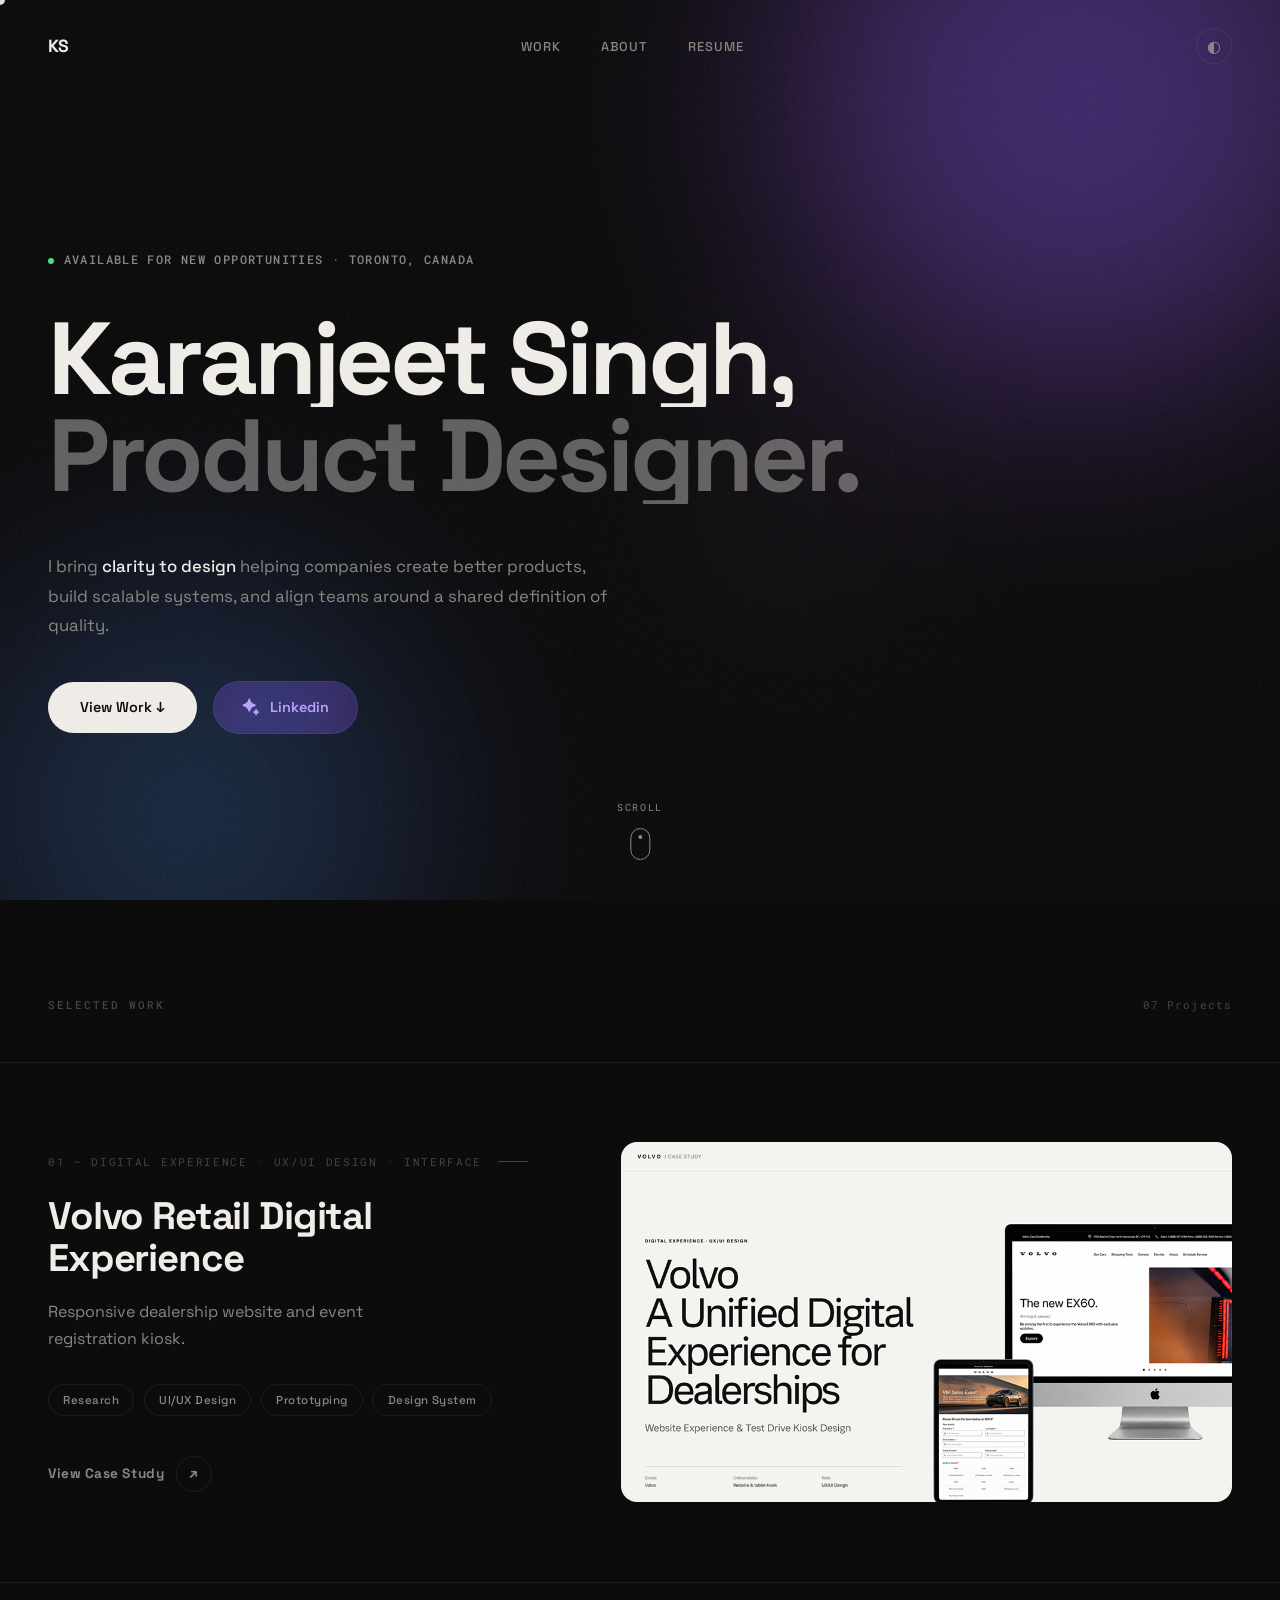
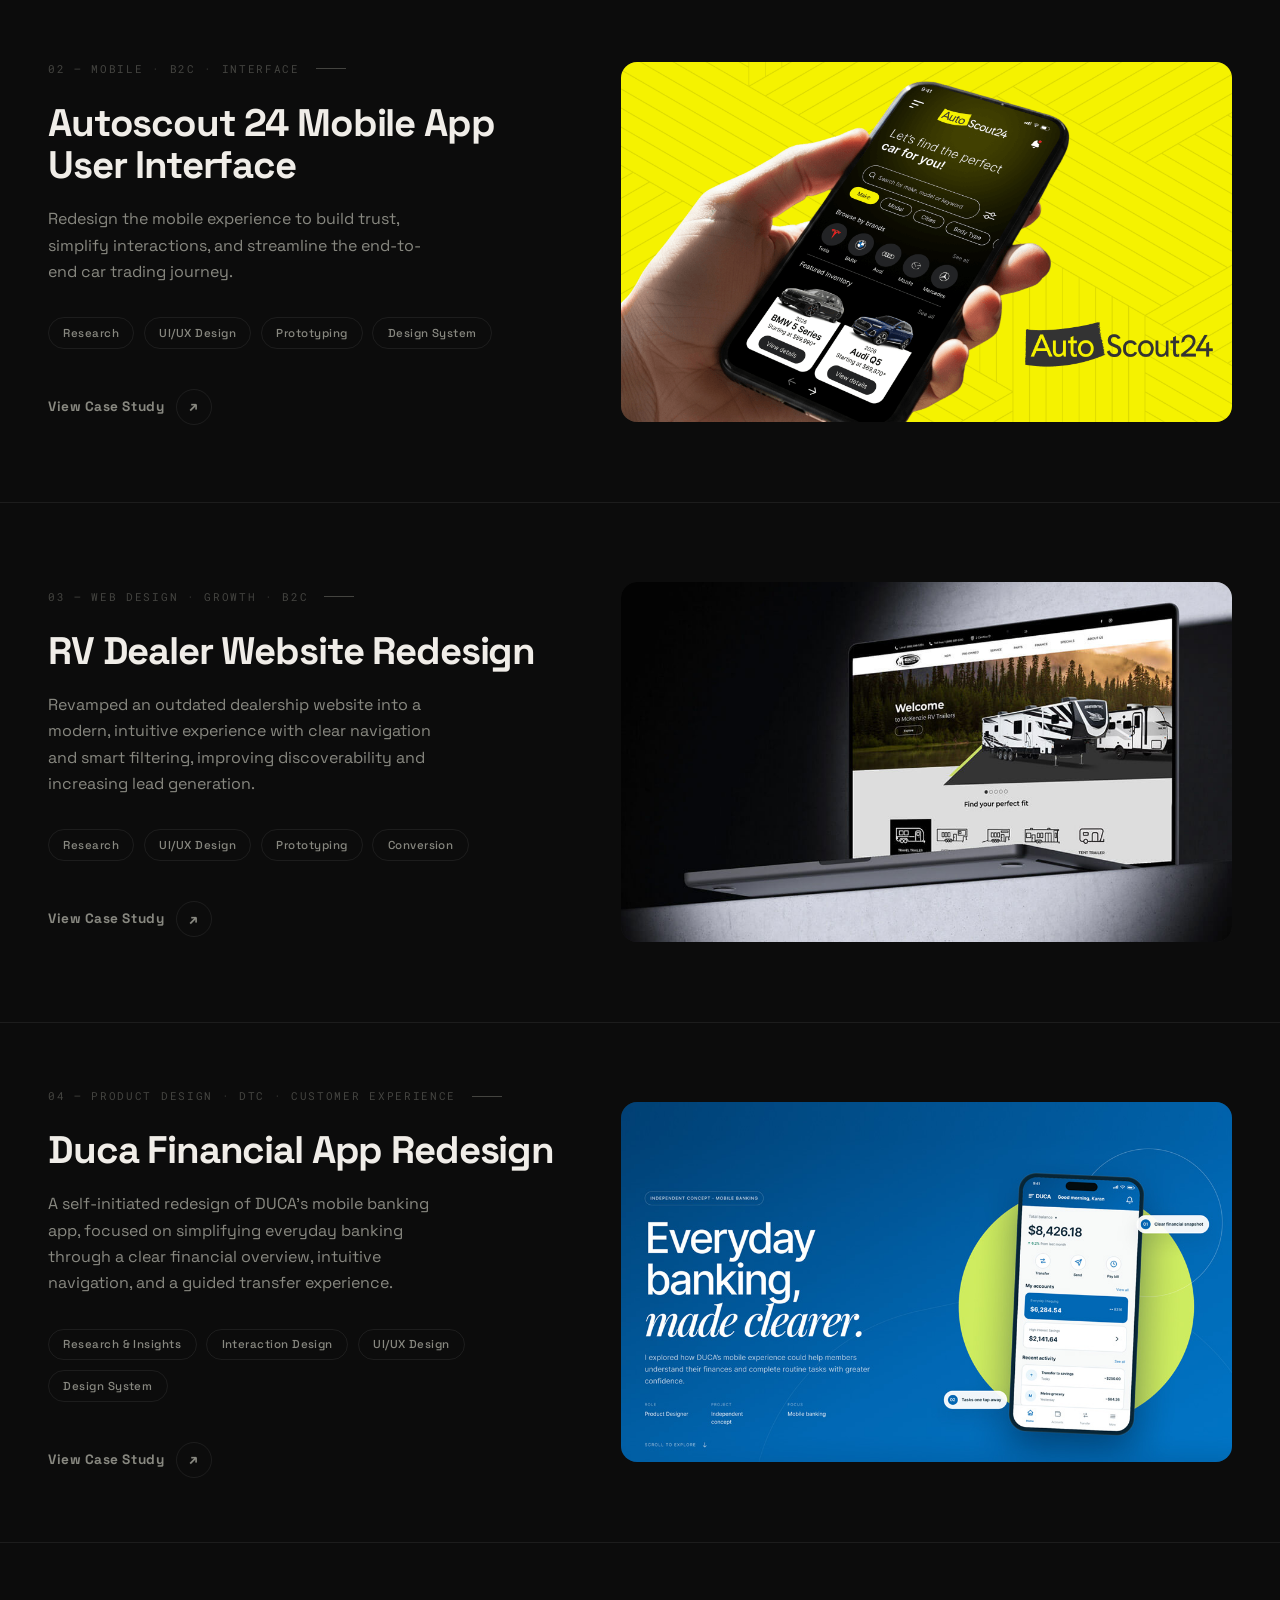
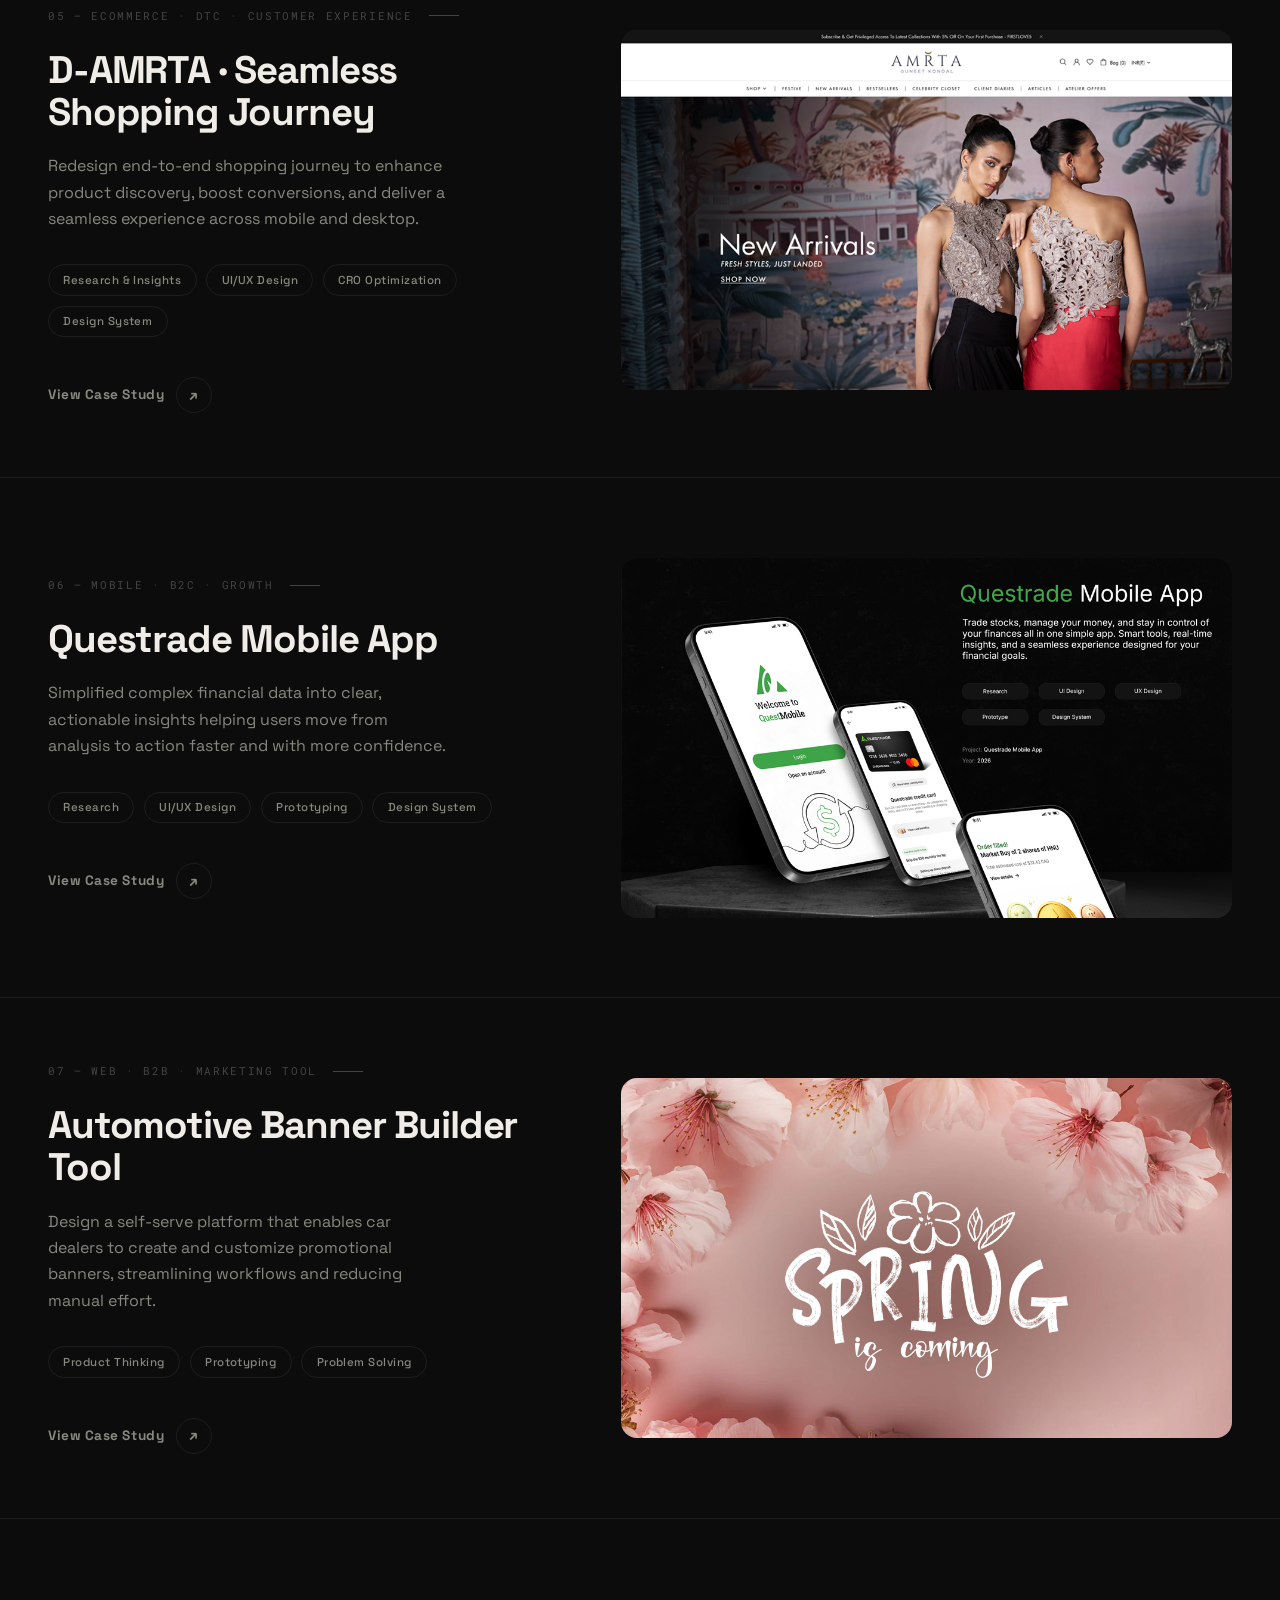
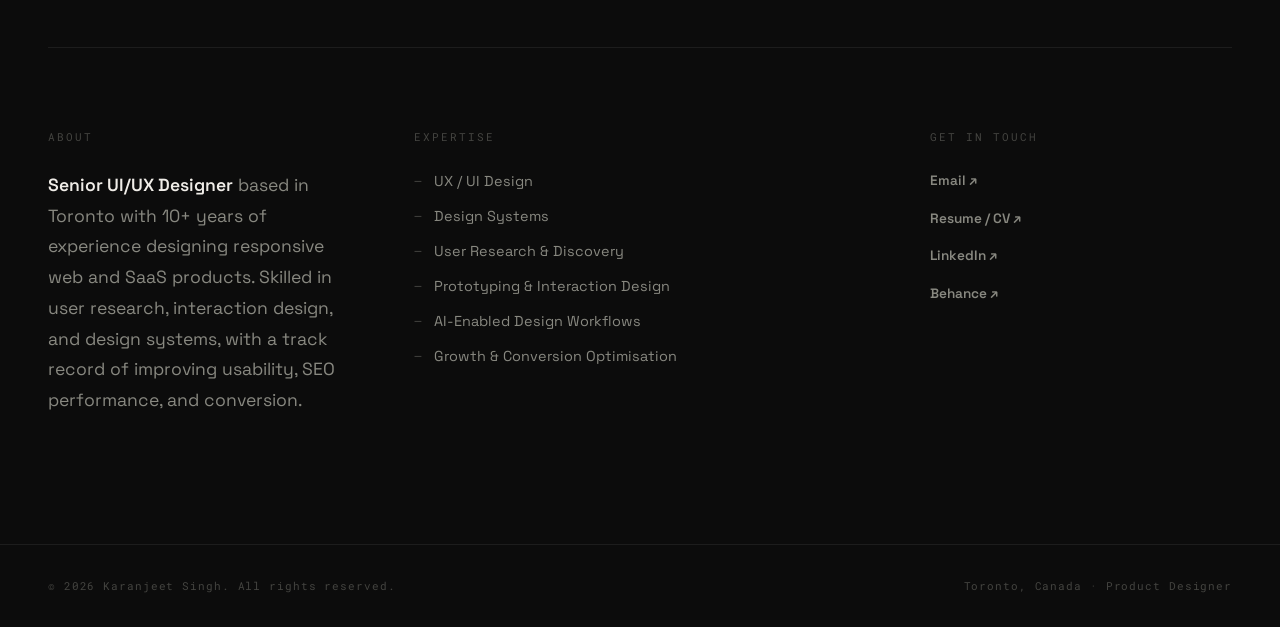
<file: index.html>
<!DOCTYPE html>
<html lang="en" data-theme="dark">

<head>
    <meta charset="UTF-8">
    <meta name="viewport" content="width=device-width, initial-scale=1.0">
    <title>Karanjeet Singh | Product Designer</title>
    <meta name="description"
        content="Toronto-based Web Designer with 15+ years of expertise in crafting over 500+ websites across diverse industries.">
    <link rel="stylesheet" href="home-v2.css">
    <link rel="preconnect" href="https://fonts.googleapis.com">
    <link rel="preconnect" href="https://fonts.gstatic.com" crossorigin>
    <link
        href="https://fonts.googleapis.com/css2?family=Space+Grotesk:wght@300;400;500;600;700&family=Roboto+Mono:wght@300;400;500&display=swap"
        rel="stylesheet">
    <link rel="icon" href="img/favicon.ico" type="image/x-icon">
</head>

<body>

    <!-- Custom Cursor -->
    <div class="v2-cursor" id="v2Cursor"></div>

    <!-- ─── Navigation ─── -->
    <nav class="v2-nav" id="v2Nav">
        <a href="#" class="v2-brand">KS</a>
        <ul class="v2-nav-links">
            <li><a href="#work">Work</a></li>
            <li><a href="#about">About</a></li>
            <li><a href="img/CV-Karanjeet-Singh.pdf" target="_blank" rel="noopener">Resume</a></li>
        </ul>
        <button class="v2-theme-btn" id="v2ThemeBtn" aria-label="Toggle theme">◐</button>
    </nav>

    <!-- ─── Hero ─── -->
    <section class="v2-hero" id="home">
        <!-- Background Orbs -->
        <div class="v2-orb v2-orb-1" aria-hidden="true"></div>
        <div class="v2-orb v2-orb-2" aria-hidden="true"></div>
        <div class="v2-orb v2-orb-3" aria-hidden="true"></div>

        <div class="v2-hero-inner">
            <!-- Status Tag -->
            <div class="v2-status-tag">
                <div class="v2-status-dot"></div>
                Available for new opportunities · Toronto, Canada
            </div>

            <!-- Title -->
            <h1 class="v2-hero-title" id="heroTitle">
                <span class="line"><span class="line-inner">Karanjeet Singh,</span></span>
                <span class="line"><span class="line-inner v2-dimmed">Product Designer.</span></span>
            </h1>

            <!-- Description + CTAs -->
            <div class="v2-hero-bottom">
                <p class="v2-hero-desc">
                    I bring <strong class="highlight">clarity to design</strong> helping companies create better products, build scalable systems, and align teams around a shared definition of quality.
                </p>
                <div class="v2-hero-links">
                    <a href="#work" class="v2-cta-primary">View Work ↓</a>
                    <a href="https://www.linkedin.com/in/karan-sabharwal/" class="v2-cta-ai" target="_blank" rel="noopener">
                        <svg class="v2-ai-icon" xmlns="http://www.w3.org/2000/svg" viewBox="0 0 30 30">
                            <path d="M14.217,19.707l-1.112,2.547c-0.427,0.979-1.782,0.979-2.21,0l-1.112-2.547c-0.99-2.267-2.771-4.071-4.993-5.057L1.73,13.292c-0.973-0.432-0.973-1.848,0-2.28l2.965-1.316C6.974,8.684,8.787,6.813,9.76,4.47l1.126-2.714c0.418-1.007,1.81-1.007,2.228,0L14.24,4.47c0.973,2.344,2.786,4.215,5.065,5.226l2.965,1.316c0.973,0.432,0.973,1.848,0,2.28l-3.061,1.359C16.988,15.637,15.206,17.441,14.217,19.707z"/>
                            <path d="M24.481,27.796l-0.339,0.777c-0.248,0.569-1.036,0.569-1.284,0l-0.339-0.777c-0.604-1.385-1.693-2.488-3.051-3.092l-1.044-0.464c-0.565-0.251-0.565-1.072,0-1.323l0.986-0.438c1.393-0.619,2.501-1.763,3.095-3.195l0.348-0.84c0.243-0.585,1.052-0.585,1.294,0l0.348,0.84c0.594,1.432,1.702,2.576,3.095,3.195l0.986,0.438c0.565,0.251,0.565,1.072,0,1.323l-1.044,0.464C26.174,25.308,25.085,26.411,24.481,27.796z"/>
                        </svg>
                        Linkedin
                    </a>
                </div>
            </div>
        </div>

        <!-- Photo Tooltip (follows cursor on title hover) -->
        <div class="v2-photo-tooltip" id="photoTooltip">
            <!-- Revolving text ring -->
            <svg class="v2-revolve-text" viewBox="0 0 260 260" xmlns="http://www.w3.org/2000/svg">
                <defs>
                    <path id="circlePath" d="M130,130 m-110,0 a110,110 0 1,1 220,0 a110,110 0 1,1 -220,0" fill="none"/>
                </defs>
                <text>
                    <textPath href="#circlePath" startOffset="0%">DESIGNER · INNOVATOR · BUILDER · COLLABORATOR · STRATEGIST · OPTIMIZER · </textPath>
                </text>
            </svg>
            <div class="v2-photo-tooltip-inner">
                <img src="img/my-pic.webp" alt="Karanjeet Singh">
                <!-- Film grain overlay -->
                <div class="v2-film-grain"></div>
                <!-- Scanline overlay -->
                <div class="v2-scanlines"></div>
            </div>
        </div>

        <!-- Scroll Indicator -->
        <div class="v2-scroll-wrapper">
            <a href="#work" class="v2-scroll-indicator" aria-label="Scroll to work">
                <span class="v2-scroll-text">Scroll</span>
                <div class="v2-scroll-icon">
                    <div class="v2-scroll-dot"></div>
                </div>
            </a>
        </div>
    </section>

    <!-- ─── Work ─── -->
    <section class="v2-work" id="work">
        <div class="v2-work-header">
            <span class="v2-section-label">Selected Work</span>
            <span class="v2-work-count">07 Projects</span>
        </div>

        <!-- Case 02 -->
        <article class="v2-work-item" id="proj-02">
            <div class="v2-work-info">
                <div class="v2-work-num">01 — Digital Experience · UX/UI Design · Interface</div>
                    <h2 class="v2-work-title">Volvo Retail Digital Experience</h2>
                <p class="v2-work-desc">Responsive dealership website and event registration kiosk.</p>
                <div class="v2-work-tags">
                    <span class="v2-tag">Research</span>
                    <span class="v2-tag">UI/UX Design</span>
                    <span class="v2-tag">Prototyping</span>
                    <span class="v2-tag">Design System</span>
                </div>
                <a href="img/volvo-case-study-karan.pdf" class="v2-work-cta" target="_blank">
                    View Case Study
                    <span class="cta-arrow">↗</span>
                </a>
            </div>
            <div class="v2-work-visual">
                <img src="img/volvo-case-study-thumb.jpg" alt="Volvo Retail Digital Experience" loading="lazy">
            </div>
        </article>

         <!-- Case 02 -->
        <article class="v2-work-item" id="proj-02">
            <div class="v2-work-info">
                <div class="v2-work-num">02 — Mobile · B2C · Interface</div>
                <h2 class="v2-work-title">Autoscout 24 Mobile App User Interface</h2>
                <p class="v2-work-desc">Redesign the mobile experience to build trust, simplify interactions, and streamline the end-to-end car trading journey.</p>
                <div class="v2-work-tags">
                    <span class="v2-tag">Research</span>
                    <span class="v2-tag">UI/UX Design</span>
                    <span class="v2-tag">Prototyping</span>
                    <span class="v2-tag">Design System</span>
                </div>
                <a href="case02.html" class="v2-work-cta">
                    View Case Study
                    <span class="cta-arrow">↗</span>
                </a>
            </div>
            <div class="v2-work-visual">
                <img src="img/case02.png" alt="Merchant Growth Case Study" loading="lazy">
            </div>
        </article>

         <!-- Case 03 -->
        <article class="v2-work-item" id="proj-03">
            <div class="v2-work-info">
                <div class="v2-work-num">03 — Web Design · Growth · B2C</div>
                <h2 class="v2-work-title">RV Dealer Website Redesign</h2>
                <p class="v2-work-desc">Revamped an outdated dealership website into a modern, intuitive experience with clear navigation and smart filtering, improving discoverability and increasing lead generation.</p>
                <div class="v2-work-tags">
                    <span class="v2-tag">Research</span>
                    <span class="v2-tag">UI/UX Design</span>
                    <span class="v2-tag">Prototyping</span>
                    <span class="v2-tag">Conversion</span>
                </div>
                <a href="case03.html" class="v2-work-cta">
                    View Case Study
                    <span class="cta-arrow">↗</span>
                </a>
            </div>
            <div class="v2-work-visual">
                <img src="img/rv-website-mockup-home.jpg" alt="RFQ Funnel Case Study" loading="lazy">
            </div>
        </article>

        <!-- Case 06 -->
        <article class="v2-work-item" id="proj-06">
            <div class="v2-work-info">
                <div class="v2-work-num">04 — Product Design · DTC · Customer Experience</div>
                <h2 class="v2-work-title">Duca Financial App Redesign</h2>
                <p class="v2-work-desc">A self-initiated redesign of DUCA’s mobile banking app, focused on simplifying everyday banking through a clear financial overview, intuitive navigation, and a guided transfer experience.</p>
                <div class="v2-work-tags">
                    <span class="v2-tag">Research & Insights</span>
                    <span class="v2-tag">Interaction Design</span>
                    <span class="v2-tag">UI/UX Design</span>
                    <span class="v2-tag">Design System</span>
                </div>
                <a href="img/Duca-Financial-Product-Design-compressed.pdf" class="v2-work-cta" target="_blank">
                    View Case Study
                    <span class="cta-arrow">↗</span>
                </a>
            </div>
            <div class="v2-work-visual">
                <img src="img/duca-app-snapshot.jpg" alt="Duca Financial App Project" loading="lazy">
            </div>
        </article>

        <!-- Case 05 -->
        <article class="v2-work-item" id="proj-05">
            <div class="v2-work-info">
                <div class="v2-work-num">05 — eCommerce · DTC · Customer Experience</div>
                <h2 class="v2-work-title">D-AMRTA · Seamless Shopping Journey</h2>
                <p class="v2-work-desc">Redesign end-to-end shopping journey to enhance product discovery, boost conversions, and deliver a seamless experience across mobile and desktop.</p>
                <div class="v2-work-tags">
                    <span class="v2-tag">Research & Insights</span>
                    <span class="v2-tag">UI/UX Design</span>
                    <span class="v2-tag">CRO Optimization</span>
                    <span class="v2-tag">Design System</span>
                </div>
                <a href="case05.html" class="v2-work-cta">
                    View Case Study
                    <span class="cta-arrow">↗</span>
                </a>
            </div>
            <div class="v2-work-visual">
                <img src="img/case05.png" alt="Merchant Growth Case Study" loading="lazy">
            </div>
        </article>

       

        <!-- Case 01 -->
        <article class="v2-work-item" id="proj-01">
            <div class="v2-work-info">
                <div class="v2-work-num">06 — Mobile · B2C · Growth</div>
                <h2 class="v2-work-title">Questrade Mobile App</h2>
                <p class="v2-work-desc">Simplified complex financial data into clear, actionable insights helping users move from analysis to action faster and with more confidence.</p>
                <div class="v2-work-tags">
                    <span class="v2-tag">Research</span>
                    <span class="v2-tag">UI/UX Design</span>
                    <span class="v2-tag">Prototyping</span>
                    <span class="v2-tag">Design System</span>
                </div>
                <a href="case01.html" class="v2-work-cta">
                    View Case Study
                    <span class="cta-arrow">↗</span>
                </a>
            </div>
            <div class="v2-work-visual">
                <a href="case01.html"><img src="img/case01.png" alt="Mobile Marketplace Case Study" loading="lazy"></a>
            </div>
        </article>

        

       

        <!-- Case 04 -->
        <article class="v2-work-item" id="proj-04">
            <div class="v2-work-info">
                <div class="v2-work-num">07 — Web · B2B · Marketing Tool</div>
                <h2 class="v2-work-title">Automotive Banner Builder Tool</h2>
                <p class="v2-work-desc">Design a self-serve platform that enables car dealers to create and customize promotional banners, streamlining workflows and reducing manual effort.</p>
                <div class="v2-work-tags">
                    <span class="v2-tag">Product Thinking</span>
                    <span class="v2-tag">Prototyping</span>
                    <span class="v2-tag">Problem Solving</span>
                </div>
                <a href="case04.html" class="v2-work-cta">
                    View Case Study
                    <span class="cta-arrow">↗</span>
                </a>
            </div>
            <div class="v2-work-visual">
                <img src="img/banner-project-thumb.jpg" alt="MindWay Mental Health App" loading="lazy">
            </div>
        </article>
    </section>

    <!-- ─── About ─── -->
    <section id="about" class="v2-about">
        <div class="v2-about-grid">
            <!-- Col 1: Bio -->
            <div>
                <p class="v2-about-label">About</p>
                <p class="v2-about-bio">
                    <strong>Senior UI/UX Designer</strong> based in Toronto with 10+ years of experience designing responsive web and SaaS products. Skilled in user research, interaction design, and design systems, with a track record of improving usability, SEO performance, and conversion.
                </p>
            </div>
            <!-- Col 2: Skills -->
            <div>
                <p class="v2-about-label">Expertise</p>
                <ul class="v2-skills-list">
                    <li>UX / UI Design</li>
                    <li>Design Systems</li>
                    <li>User Research & Discovery</li>
                    <li>Prototyping & Interaction Design</li>
                    <li>AI-Enabled Design Workflows</li>
                    <li>Growth & Conversion Optimisation</li>
                </ul>
            </div>
            <!-- Col 3: Contact -->
            <div>
                <p class="v2-about-label">Get in Touch</p>
                <div class="v2-contact-links">
                    <a href="mailto:karanjeetsin@gmail.com" class="v2-contact-link">Email ↗</a>
                    <a href="img/CV-Karanjeet-Singh.pdf" target="_blank" rel="noopener" class="v2-contact-link">Resume / CV
                        ↗</a>
                    <a href="https://www.linkedin.com/in/karan-sabharwal/" target="_blank" rel="noopener"
                        class="v2-contact-link">LinkedIn ↗</a>
                    <a href="https://www.behance.net/karansabharwal9" target="_blank" rel="noopener"
                        class="v2-contact-link">Behance ↗</a>

                </div>
            </div>
        </div>
    </section>

    <!-- ─── Footer ─── -->
    <footer class="v2-footer">
        <span class="v2-footer-copy">© 2026 Karanjeet Singh. All rights reserved.</span>
        <span class="v2-footer-copy">Toronto, Canada · Product Designer</span>
    </footer>

    <script>
        // ── Theme Toggle ──
        const html = document.documentElement;
        const themeBtn = document.getElementById('v2ThemeBtn');

        const savedTheme = localStorage.getItem('v2-theme') || 'dark';
        html.setAttribute('data-theme', savedTheme);
        themeBtn.textContent = savedTheme === 'dark' ? '◐' : '◑';

        themeBtn.addEventListener('click', () => {
            const curr = html.getAttribute('data-theme');
            const next = curr === 'dark' ? 'light' : 'dark';
            html.setAttribute('data-theme', next);
            localStorage.setItem('v2-theme', next);
            themeBtn.textContent = next === 'dark' ? '◐' : '◑';
        });

        // ── Scroll Nav ──
        const nav = document.getElementById('v2Nav');
        window.addEventListener('scroll', () => {
            nav.classList.toggle('scrolled', window.scrollY > 60);
        }, { passive: true });

        // ── Custom Cursor ──
        const cursor = document.getElementById('v2Cursor');
        const isCoarse = window.matchMedia('(pointer: coarse)').matches;

        if (!isCoarse) {
            document.addEventListener('mousemove', e => {
                cursor.style.left = e.clientX + 'px';
                cursor.style.top = e.clientY + 'px';
            });

            const hoverTargets = document.querySelectorAll('a, button, .v2-work-item');
            hoverTargets.forEach(el => {
                el.addEventListener('mouseenter', () => cursor.classList.add('is-hovering'));
                el.addEventListener('mouseleave', () => cursor.classList.remove('is-hovering'));
            });
        } else {
            cursor.style.display = 'none';
        }

        // ── Photo Tooltip on Title Hover ──
        const heroTitle = document.getElementById('heroTitle');
        const photoTooltip = document.getElementById('photoTooltip');

        if (heroTitle && photoTooltip && !isCoarse) {
            let tooltipX = 0, tooltipY = 0;
            let currentX = 0, currentY = 0;
            let tooltipRAF = null;

            // Smooth lerp follow
            function updateTooltipPos() {
                currentX += (tooltipX - currentX) * 0.15;
                currentY += (tooltipY - currentY) * 0.15;
                photoTooltip.style.left = currentX + 'px';
                photoTooltip.style.top = currentY + 'px';
                tooltipRAF = requestAnimationFrame(updateTooltipPos);
            }

            heroTitle.addEventListener('mouseenter', () => {
                photoTooltip.classList.add('is-visible');
                tooltipRAF = requestAnimationFrame(updateTooltipPos);
            });

            heroTitle.addEventListener('mouseleave', () => {
                photoTooltip.classList.remove('is-visible');
                if (tooltipRAF) cancelAnimationFrame(tooltipRAF);
            });

            heroTitle.addEventListener('mousemove', e => {
                tooltipX = e.clientX;
                tooltipY = e.clientY;
            });
        }

        // ── Magnetic CTA ──
        const magneticEls = document.querySelectorAll('.v2-cta-primary, .v2-cta-ai, .v2-work-cta');

        if (!isCoarse) {
            magneticEls.forEach(el => {
                el.addEventListener('mousemove', e => {
                    const rect = el.getBoundingClientRect();
                    const x = e.clientX - rect.left - rect.width / 2;
                    const y = e.clientY - rect.top - rect.height / 2;
                    el.style.transform = `translate(${x * 0.25}px, ${y * 0.25}px)`;
                });
                el.addEventListener('mouseleave', () => {
                    el.style.transform = '';
                });
            });
        }

        // ── Scroll Reveal ──
        const workItems = document.querySelectorAll('.v2-work-item');
        const revealObserver = new IntersectionObserver(entries => {
            entries.forEach((entry, i) => {
                if (entry.isIntersecting) {
                    setTimeout(() => {
                        entry.target.classList.add('revealed');
                    }, 100);
                    revealObserver.unobserve(entry.target);
                }
            });
        }, { threshold: 0.12 });

        workItems.forEach(el => revealObserver.observe(el));

        // ── Smooth Eased Scroll ──
        function smoothScrollTo(target, duration = 900) {
            const startY = window.scrollY;
            const targetY = target.getBoundingClientRect().top + window.scrollY - 80; // 80px nav offset
            const distance = targetY - startY;
            let startTime = null;

            const easeInOutCubic = t =>
                t < 0.5 ? 4 * t * t * t : 1 - Math.pow(-2 * t + 2, 3) / 2;

            function step(timestamp) {
                if (!startTime) startTime = timestamp;
                const elapsed = timestamp - startTime;
                const progress = Math.min(elapsed / duration, 1);
                window.scrollTo(0, startY + distance * easeInOutCubic(progress));
                if (progress < 1) requestAnimationFrame(step);
            }

            requestAnimationFrame(step);
        }

        document.querySelectorAll('a[href^="#"]').forEach(link => {
            link.addEventListener('click', e => {
                const id = link.getAttribute('href');
                if (id === '#') return;
                const target = document.querySelector(id);
                if (!target) return;
                e.preventDefault();
                smoothScrollTo(target);
            });
        });
    </script>
</body>

</html>
</file>
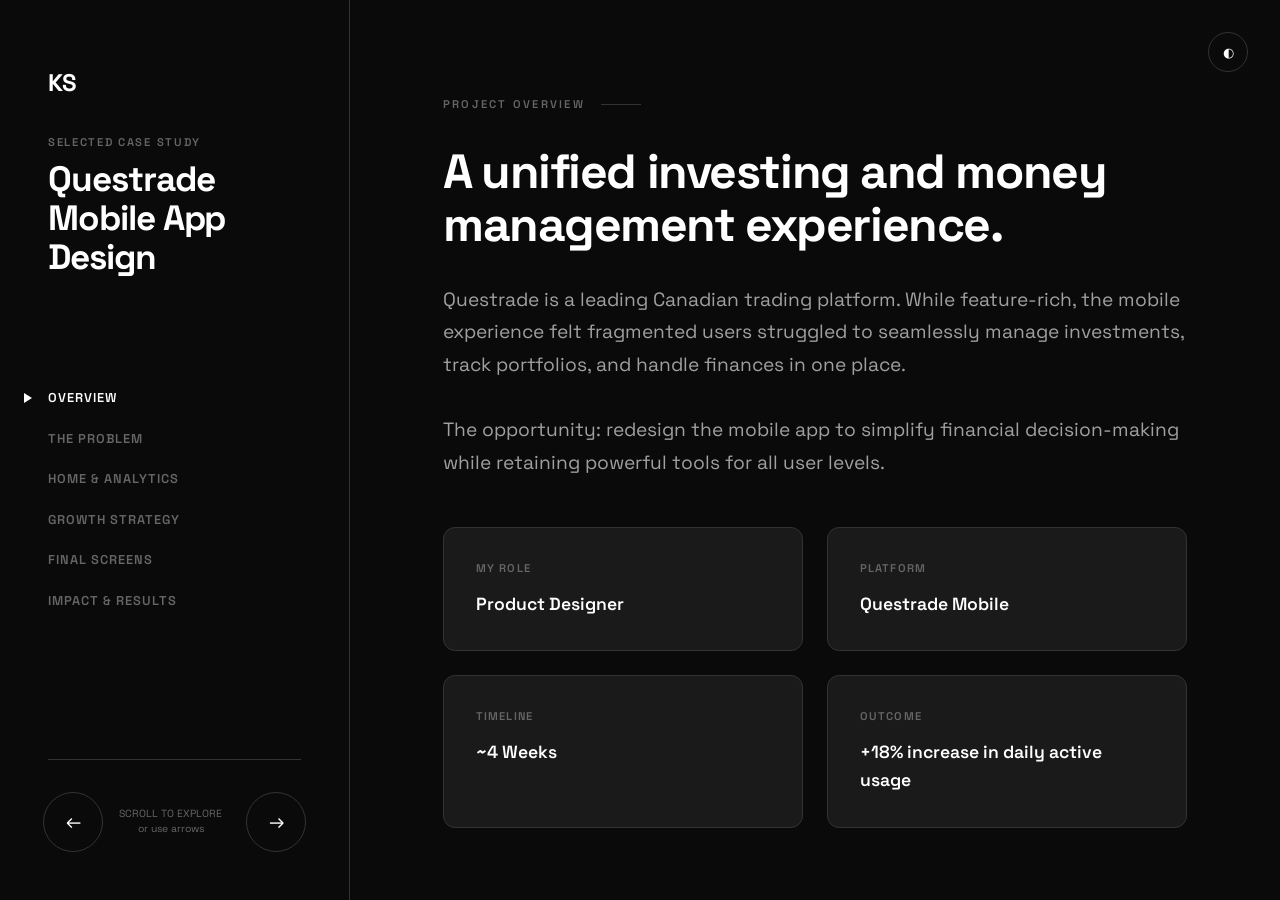
<file: case01.html>
<!DOCTYPE html>
<html lang="en">

<head>
    <meta charset="UTF-8">
    <meta name="viewport" content="width=device-width, initial-scale=1.0">
    <title>Questrade Mobile App Design — Karanjeet Singh</title>
    <meta name="description"
        content="redesign the mobile app to simplify financial decision-making while retaining powerful tools for all user levels.">
    <link rel="stylesheet" href="styles.css">
    <link rel="stylesheet" href="case-study.css">
    <link rel="preconnect" href="https://fonts.googleapis.com">
    <link rel="preconnect" href="https://fonts.gstatic.com" crossorigin>
    <link
        href="https://fonts.googleapis.com/css2?family=Space+Grotesk:wght@300;400;500;600;700&family=Roboto+Mono:wght@300;400;500&display=swap"
        rel="stylesheet">
    <link rel="icon" href="img/favicon.ico" type="image/x-icon">
</head>

<body class="cs-page">

    <!-- Scroll Progress -->
    <div class="progress-bar" id="progressBar"></div>

    <!-- Theme Toggle (Global) -->
    <button class="theme-toggle-cs" id="themeToggle">◐</button>

    <!-- Mobile Sticky Header -->
    <header class="cs-mobile-top-bar">
        <a href="index.html" class="cs-mobile-logo-sticky">KS</a>
    </header>

    <!-- Floating Action Bar (Mobile Only) -->
    <nav class="cs-floating-nav">
        <a href="case03.html" class="cs-floating-nav-btn prev" aria-label="Previous Project">←</a>
        <div class="cs-nav-pill">
            <span class="cs-active-label">Overview</span>
            <span class="cs-select-icon">▼</span>
        </div>
        <a href="case04.html" class="cs-floating-nav-btn next" aria-label="Next Project">→</a>
        <div class="cs-floating-menu">
            <ul>
                <li><a href="#overview" class="cs-floating-link active">Overview</a></li>
                <li><a href="#problem" class="cs-floating-link">The Problem</a></li>
                <li><a href="#research" class="cs-floating-link">Home & Analytics</a></li>
                <li><a href="#strategy" class="cs-floating-link">Growth Strategy</a></li>
                <li><a href="#solution" class="cs-floating-link">Final Screens</a></li>
                <li><a href="#results" class="cs-floating-link">Impact & Results</a></li>
            </ul>
        </div>
    </nav>

    <div class="cs-split-container">
        <!-- Fixed Sidebar (Desktop) -->
        <aside class="cs-sidebar">
            <div class="cs-sidebar-header">
                <a href="index.html" class="cs-brand">KS</a>
                <div class="cs-project-meta-label">Selected Case Study</div>
                <h1 class="cs-project-title">Questrade Mobile App Design</h1>
            </div>

            <nav class="cs-section-nav">
                <div class="cs-nav-indicator"></div>
                <ul>
                    <li><a href="#overview" class="cs-section-link active">Overview</a></li>
                    <li><a href="#problem" class="cs-section-link">The Problem</a></li>
                    <li><a href="#research" class="cs-section-link">Home & Analytics</a></li>
                    <li><a href="#strategy" class="cs-section-link">Growth Strategy</a></li>
                    <li><a href="#solution" class="cs-section-link">Final Screens</a></li>
                    <li><a href="#results" class="cs-section-link">Impact & Results</a></li>
                </ul>
            </nav>

            <div class="cs-sidebar-footer">
                <div class="cs-project-nav">
                    <a href="case03.html" class="cs-nav-arrow prev" aria-label="Selected Work">←</a>
                    <div style="font-size: 0.65rem; color: var(--text-tertiary); text-align: center; line-height: 1.4;">
                        SCROLL TO EXPLORE<br>or use arrows
                    </div>
                    <a href="case04.html" class="cs-nav-arrow next" aria-label="Next project">→</a>
                </div>
            </div>
        </aside>

        <!-- Scrollable Content -->
        <main class="cs-main-scroll">

            <!-- Overview Section -->
            <section id="overview" class="cs-block padded cs-intro-block">
                <div class="cs-text-content">
                    <div class="cs-block-label">Project Overview</div>
                    <h2 class="cs-block-title">A unified investing and money management experience.</h2>
                    <div class="cs-block-body">
                        <p>Questrade is a leading Canadian trading platform. While feature-rich, the mobile experience felt fragmented users struggled to seamlessly manage investments, track portfolios, and handle finances in one place.</p> <br><p>The opportunity: redesign the mobile app to simplify financial decision-making while retaining powerful tools for all user levels.
</p>
                    </div>

                    <div class="cs-meta-grid">
                        <div class="cs-meta-item">
                            <span class="cs-meta-label">My Role</span>
                            <span class="cs-meta-value">Product Designer</span>
                        </div>
                        <div class="cs-meta-item">
                            <span class="cs-meta-label">Platform</span>
                            <span class="cs-meta-value">Questrade Mobile</span>
                        </div>
                        <div class="cs-meta-item">
                            <span class="cs-meta-label">Timeline</span>
                            <span class="cs-meta-value">~4 Weeks</span>
                        </div>
                        <div class="cs-meta-item">
                            <span class="cs-meta-label">Outcome</span>
                            <span class="cs-meta-value">+18% increase in daily active usage</span>
                        </div>
                    </div>
                </div>
            </section>

            <!-- Visual Component -->
            <section class="cs-block full-bleed">
                <div class="cs-visual-slot">
                    <img src="img/qt-app-overview.jpg" alt="Mobile Marketplace Highlights">
                </div>
                
            </section>

            <!-- Problem Section -->
            <section id="problem" class="cs-block padded" style="background: var(--bg-secondary);">
                <div class="cs-text-content">
                    <div class="cs-block-label">The Problem</div>
                    <h2 class="cs-block-title">High Engagement. Low Clarity.</h2>
                    <div class="cs-block-body">
                        <p>Users were actively checking markets but hesitated when it came to making confident financial decisions like executing trades or managing portfolios.</p>
                    </div>

                    <div class="cs-insights"
                        style="margin-top: 3rem; display: grid; grid-template-columns: 1fr 1fr; gap: 2rem;">
                        <div class="cs-insight-card">
                            <span class="cs-insight-num">Signal 01</span>
                            <div class="cs-insight-title">Fragmented Experience</div>
                            <div class="cs-insight-body">Users switched between multiple tools for trading, tracking, and budgeting, breaking their workflow.</div>
                        </div>
                        <div class="cs-insight-card">
                            <span class="cs-insight-num">Signal 02</span>
                            <div class="cs-insight-title">Decision Friction</div>
                            <div class="cs-insight-body">Complex interfaces and scattered data made users delay or avoid taking action, especially on mobile.</div>
                        </div>
                    </div>
                </div>


            </section>

          

            <!-- Research Section -->
           <section class="cs-block full-bleed" id="research">
                <div class="cs-visual-slot">
                    <img src="img/qt-app-home-analytics-image.jpg" alt="Mobile Marketplace Highlights">
                </div>
            </section>



           

            <!-- Strategy Section -->
            <section id="strategy" class="cs-block padded" style="background: var(--bg-secondary);">
                <div class="cs-text-content" style="max-width: none;">
                    <div class="cs-block-label">Growth Strategy</div>
                    <h2 class="cs-block-title">Confidence driven investing on mobile.</h2>

                    <div class="cs-strategy-grid">
                        <div class="cs-strategy-card">
                            <span class="cs-strategy-pill">Pillar 01</span>
                            <h3 class="cs-strategy-title">Reduce decision friction</h3>
                            <p class="cs-strategy-body">Simplified complex financial data into clear, actionable insights helping users move from analysis to action faster and with more confidence.</p>
                        </div>
                        <div class="cs-strategy-card">
                            <span class="cs-strategy-pill">Pillar 02</span>
                            <h3 class="cs-strategy-title">From tracking tool to decision engine</h3>
                            <p class="cs-strategy-body">Introduced personalized dashboards, smart alerts, and guided actions that transformed the app into a proactive investing companion, not just a passive portfolio viewer.</p>
                        </div>
                    </div>
                </div>
            </section>

            <!-- Visual Component -->
            <section id="solution" class="cs-block full-bleed">
                <div class="cs-visual-slot">
                    <img src="img/qt-app-final-screens.jpg" alt="Improved RFQ Flow Design"
                        style="object-position: top center;">
                </div>
               
            </section>

           

            <!-- Results Section -->
            <section id="results" class="cs-block padded">
                <div class="cs-text-content">
                    <div class="cs-block-label">Impact</div>
                    <h2 class="cs-block-title">Measurable growth in user confidence and activity.</h2>

                    <div class="cs-metrics-grid">
                        <div class="cs-metric-card">
                            <div class="cs-metric-val">+19%</div>
                            <div class="cs-metric-desc">Trade execution rate</div>
                        </div>
                        <div class="cs-metric-card">
                            <div class="cs-metric-val">+27%</div>
                            <div class="cs-metric-desc">Daily active users engaging with portfolio insights</div>
                        </div>
                        <div class="cs-metric-card">
                            <div class="cs-metric-val">↓31%</div>
                            <div class="cs-metric-desc">Decision drop-offs during trade flows</div>
                        </div>
                    </div>

                    <div class="cs-quote" style="margin-top: 5rem;">
                        <div class="cs-quote-text">"The app evolved from a monitoring tool into a confident decision-making platform."
                        </div>
                        <div class="cs-quote-attr">— Final Project Reflection</div>
                    </div>
                </div>

                <div
                    style="margin-top: 8rem; padding: 6rem 4rem; background: var(--bg-tertiary); border-radius: 30px; text-align: center;">
                    <div class="cs-block-label" style="justify-content: center;">Next Project</div>
                    <h3 style="font-size: 2.5rem; margin: 1.5rem 0; letter-spacing: -0.02em;">Automotive Banner Builder Tool</h3>
                    <a href="case04.html" class="cs-nav-arrow next"
                        style="display: inline-flex; justify-content: center; margin: 2rem auto 0; border: 1px solid var(--border); padding: 1rem 2.5rem; border-radius: 30px; width: auto; height: auto;">
                        Read Case Study →
                    </a>
                </div>
            </section>

        </main>
    </div>

    <script src="case-study.js"></script>
</body>

</html>
</file>
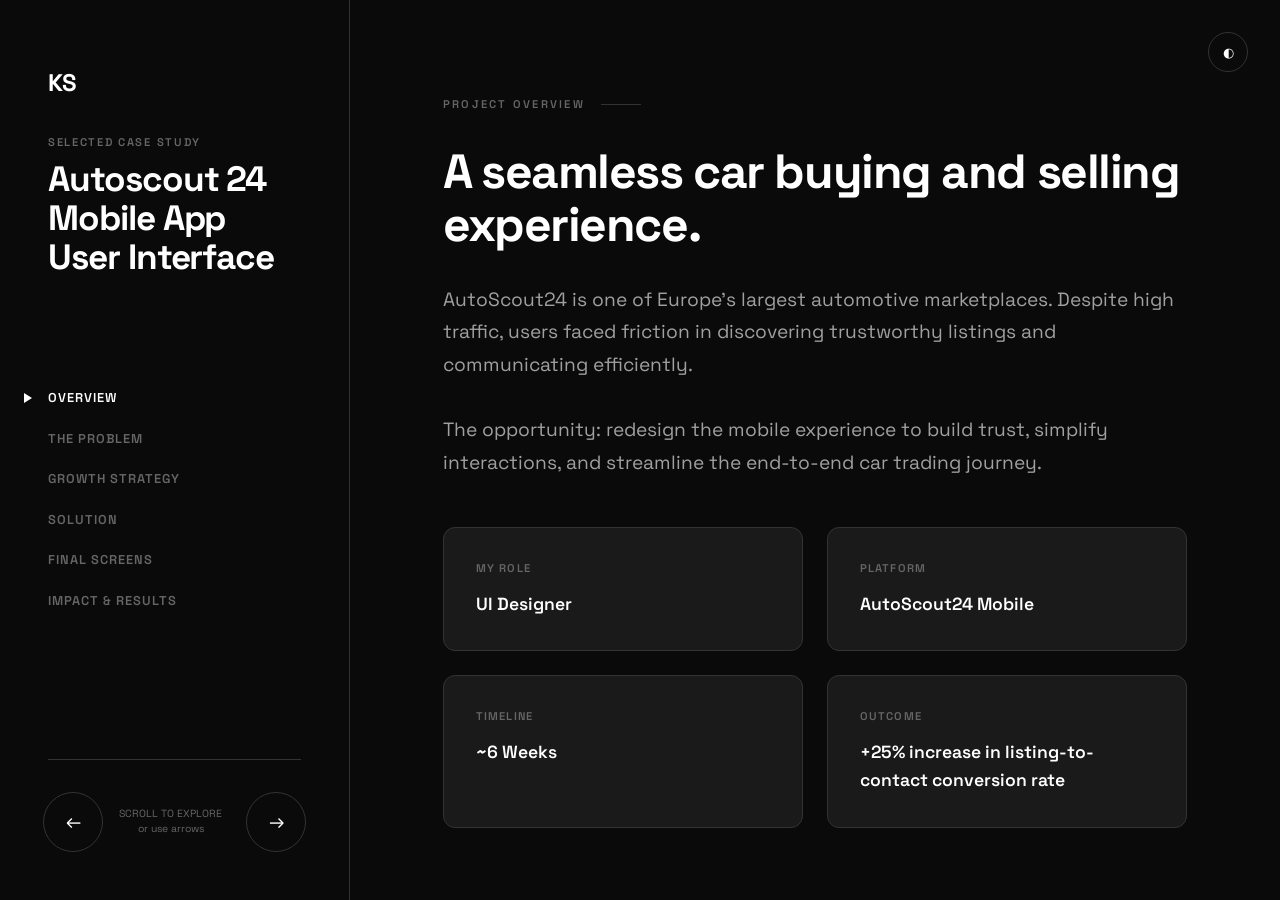
<file: case02.html>
<!DOCTYPE html>
<html lang="en">

<head>
    <meta charset="UTF-8">
    <meta name="viewport" content="width=device-width, initial-scale=1.0">
    <title>RV Dealer Website Redesign — Karanjeet Singh</title>
    <meta name="description"
        content="Revamped an outdated dealership website into a modern, intuitive experience with clear navigation and smart filtering, improving discoverability and increasing lead generation.">
    <link rel="stylesheet" href="styles.css">
    <link rel="stylesheet" href="case-study.css">
    <link rel="preconnect" href="https://fonts.googleapis.com">
    <link rel="preconnect" href="https://fonts.gstatic.com" crossorigin>
    <link
        href="https://fonts.googleapis.com/css2?family=Space+Grotesk:wght@300;400;500;600;700&family=Roboto+Mono:wght@300;400;500&display=swap"
        rel="stylesheet">
    <link rel="icon" href="img/favicon.ico" type="image/x-icon">
</head>

<body class="cs-page">

    <!-- Scroll Progress -->
    <div class="progress-bar" id="progressBar"></div>

    <!-- Theme Toggle (Global) -->
    <button class="theme-toggle-cs" id="themeToggle">◐</button>

    <!-- Mobile Sticky Header -->
    <header class="cs-mobile-top-bar">
        <a href="index.html" class="cs-mobile-logo-sticky">KS</a>
    </header>

    <!-- Floating Action Bar (Mobile Only) -->
    <nav class="cs-floating-nav">
        <a href="index.html#work" class="cs-floating-nav-btn prev" aria-label="Previous Project">←</a>
        <div class="cs-nav-pill">
            <span class="cs-active-label">Overview</span>
            <span class="cs-select-icon">▼</span>
        </div>
        <a href="case03.html" class="cs-floating-nav-btn next" aria-label="Next Project">→</a>
        <div class="cs-floating-menu">
            <ul>
                <li><a href="#overview" class="cs-floating-link active">Overview</a></li>
                <li><a href="#problem" class="cs-floating-link">The Problem</a></li>
                <li><a href="#strategy" class="cs-floating-link">Growth Strategy</a></li>
                <li><a href="#solution" class="cs-floating-link">Solution</a></li>
                <li><a href="#final-screens" class="cs-floating-link">Final Screens</a></li>
                <li><a href="#results" class="cs-floating-link">Impact & Results</a></li>
            </ul>
        </div>
    </nav>

    <div class="cs-split-container">
        <!-- Fixed Sidebar (Desktop) -->
        <aside class="cs-sidebar">
            <div class="cs-sidebar-header">
                <a href="index.html" class="cs-brand">KS</a>
                <div class="cs-project-meta-label">Selected Case Study</div>
                <h1 class="cs-project-title">Autoscout 24 Mobile App User Interface</h1>
            </div>

            <nav class="cs-section-nav">
                <div class="cs-nav-indicator"></div>
                <ul>
                    <li><a href="#overview" class="cs-section-link active">Overview</a></li>
                    <li><a href="#problem" class="cs-section-link">The Problem</a></li>
                    <li><a href="#strategy" class="cs-section-link">Growth Strategy</a></li>
                    <li><a href="#solution" class="cs-section-link">Solution</a></li>
                    <li><a href="#final-screens" class="cs-section-link">Final Screens</a></li>
                    <li><a href="#results" class="cs-section-link">Impact & Results</a></li>
                </ul>
            </nav>

            <div class="cs-sidebar-footer">
                <div class="cs-project-nav">
                    <a href="index.html#work" class="cs-nav-arrow prev" aria-label="Selected Work">←</a>
                    <div style="font-size: 0.65rem; color: var(--text-tertiary); text-align: center; line-height: 1.4;">
                        SCROLL TO EXPLORE<br>or use arrows
                    </div>
                    <a href="case03.html" class="cs-nav-arrow next" aria-label="Next project">→</a>
                </div>
            </div>
        </aside>

        <!-- Scrollable Content -->
        <main class="cs-main-scroll">

            <!-- Overview Section -->
            <section id="overview" class="cs-block padded cs-intro-block">
                <div class="cs-text-content">
                    <div class="cs-block-label">Project Overview</div>
                    <h2 class="cs-block-title">A seamless car buying and selling experience.</h2>
                    <div class="cs-block-body">
                        <p>AutoScout24 is one of Europe’s largest automotive marketplaces. Despite high traffic, users faced friction in discovering trustworthy listings and communicating efficiently.</p> <br><p>The opportunity: redesign the mobile experience to build trust, simplify interactions, and streamline the end-to-end car trading journey.
</p>
                    </div>

                    <div class="cs-meta-grid">
                        <div class="cs-meta-item">
                            <span class="cs-meta-label">My Role</span>
                            <span class="cs-meta-value">UI Designer</span>
                        </div>
                        <div class="cs-meta-item">
                            <span class="cs-meta-label">Platform</span>
                            <span class="cs-meta-value">AutoScout24 Mobile</span>
                        </div>
                        <div class="cs-meta-item">
                            <span class="cs-meta-label">Timeline</span>
                            <span class="cs-meta-value">~6 Weeks</span>
                        </div>
                        <div class="cs-meta-item">
                            <span class="cs-meta-label">Outcome</span>
                            <span class="cs-meta-value">+25% increase in listing-to-contact conversion rate</span>
                        </div>
                    </div>
                </div>
            </section>

            <!-- Visual Component -->
            <section class="cs-block full-bleed">
                <div class="cs-visual-slot">
                    <img src="img/as24-project.jpg" alt="Mobile Marketplace Highlights">
                </div>
                
            </section>

            <!-- Problem Section -->
            <section id="problem" class="cs-block padded" style="background: var(--bg-secondary);">
                <div class="cs-text-content">
                    <div class="cs-block-label">The Problem</div>
                    <h2 class="cs-block-title">Traffic was high. Trust was low.</h2>
                    <div class="cs-block-body">
                        <p>Users browsed listings frequently but hesitated to take meaningful actions like contacting sellers or posting their own ads.</p>
                    </div>

                    <div class="cs-insights"
                        style="margin-top: 3rem; display: grid; grid-template-columns: 1fr 1fr; gap: 2rem;">
                        <div class="cs-insight-card">
                            <span class="cs-insight-num">Signal 01</span>
                            <div class="cs-insight-title">Low Conversion Intent</div>
                            <div class="cs-insight-body">Users explored multiple listings but dropped off before initiating conversations or inquiries.</div>
                        </div>
                        <div class="cs-insight-card">
                            <span class="cs-insight-num">Signal 02</span>
                            <div class="cs-insight-title">Trust & Communication Gap</div>
                            <div class="cs-insight-body">Lack of clear verification and inefficient messaging led users to move off-platform or abandon the process.</div>
                        </div>
                    </div>
                </div>


            </section>

           <!-- Strategy Section -->
            <section id="strategy" class="cs-block padded" style="background: var(--bg-secondary);">
                <div class="cs-text-content" style="max-width: none;">
                    <div class="cs-block-label">Growth Strategy</div>
                    <h2 class="cs-block-title">Trust and speed in car trading.</h2>

                    <div class="cs-strategy-grid">
                        <div class="cs-strategy-card">
                            <span class="cs-strategy-pill">Pillar 01</span>
                            <h3 class="cs-strategy-title">Increase clarity and trust</h3>
                            <p class="cs-strategy-body">Redesigned listings with verified signals, price insights, and simplified information hierarchy reducing uncertainty and encouraging faster user decisions.</p>
                        </div>
                        <div class="cs-strategy-card">
                            <span class="cs-strategy-pill">Pillar 02</span>
                            <h3 class="cs-strategy-title">From browsing to transacting</h3>
                            <p class="cs-strategy-body">Enabled seamless in-app communication and action-oriented flows, turning the app into a complete car trading platform rather than just a discovery tool.</p>
                        </div>
                    </div>
                </div>
            </section>

            <!-- Solution Section -->
           <section id="solution" class="cs-block padded cs-intro-block">
                <div class="cs-text-content">
                    <div class="cs-block-label">Solution</div>
                    <h2 class="cs-block-title">From Discovery to Deal</h2>
                    <div class="cs-block-body">
                        <p>A streamlined mobile experience that builds trust and removes friction at every step, combining verified listings, clear information, and seamless in-app communication to help users confidently move from browsing to completing car transactions.
</p>
                    </div>

                    
                </div>
            </section>

            <!-- Visual Component -->
            <section class="cs-block full-bleed">
                <div class="cs-visual-slot">
                    <img src="img/as24-solution.jpg" alt="Mobile Marketplace Highlights">
                </div>
                
            </section>

            <!-- Final Screens -->
            <section class="cs-block full-bleed" id="final-screens">

                <div class="cs-visual-slot">
                    <img src="img/as24-final-screens.jpg" alt="Mobile Marketplace Highlights">
                </div>
                
            </section>



           

           

           

            <!-- Results Section -->
            <section id="results" class="cs-block padded">
                <div class="cs-text-content">
                    <div class="cs-block-label">Impact</div>
                    <h2 class="cs-block-title">Stronger trust and faster transactions.</h2>

                    <div class="cs-metrics-grid">
                        <div class="cs-metric-card">
                            <div class="cs-metric-val">+25%</div>
                            <div class="cs-metric-desc">Listing-to-contact conversion</div>
                        </div>
                        <div class="cs-metric-card">
                            <div class="cs-metric-val">+32%</div>
                            <div class="cs-metric-desc">In-app message initiation</div>
                        </div>
                        <div class="cs-metric-card">
                            <div class="cs-metric-val">↓28%</div>
                            <div class="cs-metric-desc">User drop-off before contacting sellers</div>
                        </div>
                    </div>

                    <div class="cs-quote" style="margin-top: 5rem;">
                        <div class="cs-quote-text">"Please note: This is an unofficial makeover of Autoscout24 mobile app, intended solely for portfolio showcase purpose."
                        </div>
                    </div>
                </div>

                <div
                    style="margin-top: 8rem; padding: 6rem 4rem; background: var(--bg-tertiary); border-radius: 30px; text-align: center;">
                    <div class="cs-block-label" style="justify-content: center;">Next Project</div>
                    <h3 style="font-size: 2.5rem; margin: 1.5rem 0; letter-spacing: -0.02em;">RV Dealer Website Redesign
</h3>
                    <a href="case03.html" class="cs-nav-arrow next"
                        style="display: inline-flex; justify-content: center; margin: 2rem auto 0; border: 1px solid var(--border); padding: 1rem 2.5rem; border-radius: 30px; width: auto; height: auto;">
                        Read Case Study →
                    </a>
                </div>
            </section>

        </main>
    </div>

    <script src="case-study.js"></script>
</body>

</html>
</file>
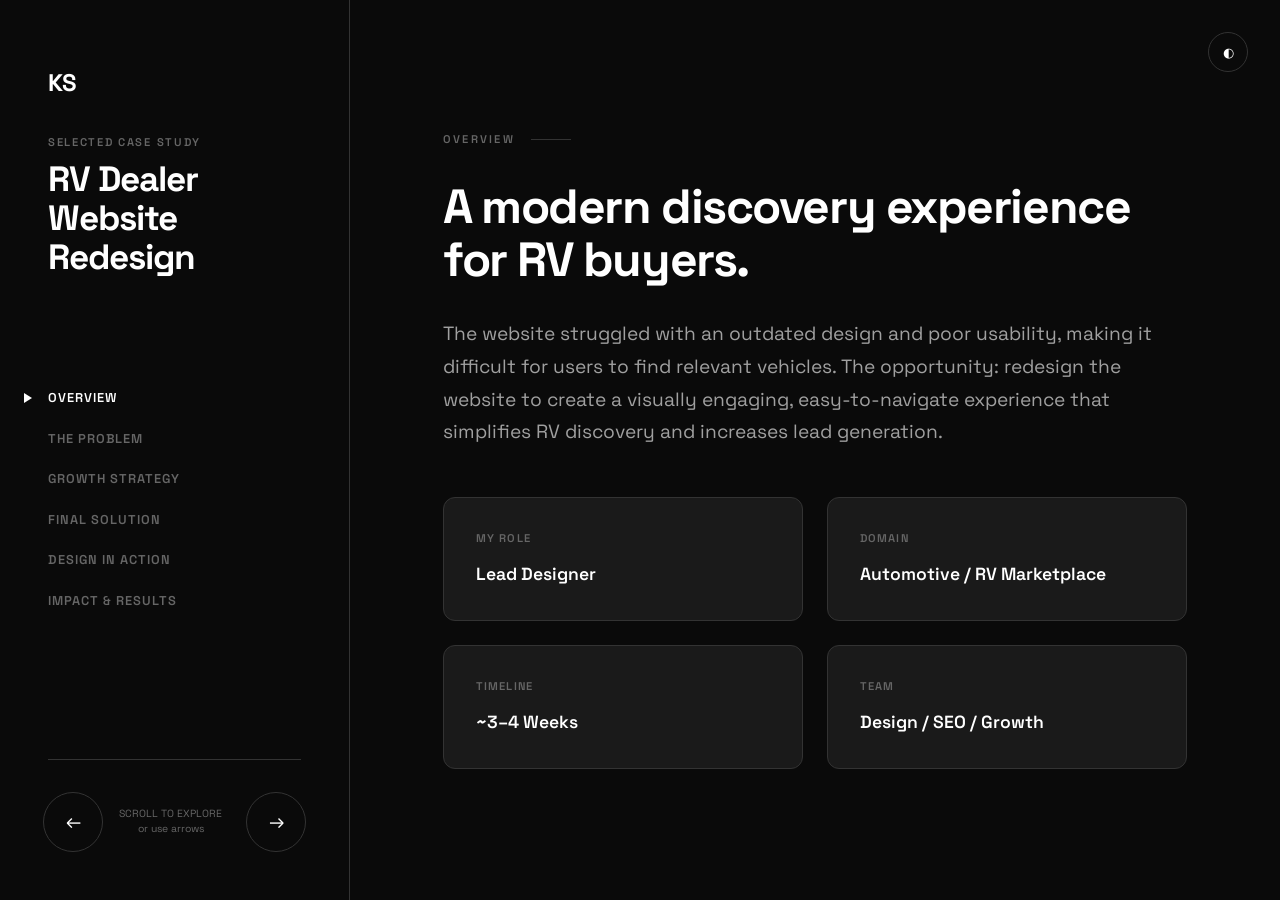
<file: case03.html>
<!DOCTYPE html>
<html lang="en">

<head>
    <meta charset="UTF-8">
    <meta name="viewport" content="width=device-width, initial-scale=1.0">
    <title>RV Dealer Website Redesign — Karanjeet Singh</title>
    <meta name="description"
        content="The website struggled with an outdated design and poor usability, making it difficult for users to find relevant vehicles.">
    <link rel="stylesheet" href="styles.css">
    <link rel="stylesheet" href="case-study.css">
    <link rel="preconnect" href="https://fonts.googleapis.com">
    <link rel="preconnect" href="https://fonts.gstatic.com" crossorigin>
    <link
        href="https://fonts.googleapis.com/css2?family=Space+Grotesk:wght@300;400;500;600;700&family=Roboto+Mono:wght@300;400;500&display=swap"
        rel="stylesheet">
    <link rel="icon" href="img/favicon.ico" type="image/x-icon">
</head>

<body class="cs-page">

    <div class="progress-bar" id="progressBar"></div>

    <!-- Theme Toggle (Global) -->
    <button class="theme-toggle-cs" id="themeToggle">◐</button>

    <!-- Mobile Sticky Header -->
    <header class="cs-mobile-top-bar">
        <a href="index.html" class="cs-mobile-logo-sticky">KS</a>
    </header>

    <!-- Floating Action Bar (Mobile Only) -->
    <nav class="cs-floating-nav">
        <a href="case02.html" class="cs-floating-nav-btn prev" aria-label="Previous Project">←</a>
        <div class="cs-nav-pill">
            <span class="cs-active-label">Overview</span>
            <span class="cs-select-icon">▼</span>
        </div>
        <a href="case01.html" class="cs-floating-nav-btn next" aria-label="Next Project">→</a>
        <div class="cs-floating-menu">
            <ul>
                <li><a href="#overview" class="cs-floating-link active">Overview</a></li>
                <li><a href="#problem" class="cs-floating-link">The Problem</a></li>
                <li><a href="#strategy" class="cs-floating-link">Growth Strategy</a></li>
                <li><a href="#solution" class="cs-floating-link">Final Solution</a></li>
                <li><a href="#action" class="cs-floating-link">Design in Action</a></li>
                <li><a href="#results" class="cs-floating-link">Impact & Results</a></li>
            </ul>
        </div>
    </nav>

    <div class="cs-split-container">
        <!-- Fixed Sidebar -->
        <aside class="cs-sidebar">
            <div class="cs-sidebar-header">
                <a href="index.html" class="cs-brand">KS</a>
                <div class="cs-project-meta-label">Selected Case Study</div>
                <h1 class="cs-project-title">RV Dealer Website Redesign</h1>
            </div>

            <nav class="cs-section-nav">
                <div class="cs-nav-indicator"></div>
                <ul>
                    <li><a href="#overview" class="cs-section-link active">Overview</a></li>
                    <li><a href="#problem" class="cs-section-link">The Problem</a></li>
                    <li><a href="#strategy" class="cs-section-link">Growth Strategy</a></li>
                    <li><a href="#solution" class="cs-section-link">Final Solution</a></li>
                    <li><a href="#action" class="cs-section-link">Design in Action</a></li>
                    <li><a href="#results" class="cs-section-link">Impact & Results</a></li>
                </ul>
            </nav>

            <div class="cs-sidebar-footer">
                <div class="cs-project-nav">
                    <a href="case02.html" class="cs-nav-arrow prev" aria-label="Previous project">←</a>
                    <div style="font-size: 0.65rem; color: var(--text-tertiary); text-align: center; line-height: 1.4;">
                        SCROLL TO EXPLORE<br>or use arrows
                    </div>
                    <a href="case04.html" class="cs-nav-arrow next" aria-label="Next project">→</a>
                </div>
            </div>
        </aside>

        <!-- Scrollable Content -->
        <main class="cs-main-scroll">

            <!-- Overview Section -->
            <section id="overview" class="cs-block padded cs-intro-block">
                <div class="cs-text-content">
                    <div class="cs-block-label">Overview</div>
                    <h2 class="cs-block-title">A modern discovery experience for RV buyers.</h2>
                    <div class="cs-block-body">
                        <p>The website struggled with an outdated design and poor usability, making it difficult for users to find relevant vehicles. The opportunity: redesign the website to create a visually engaging, easy-to-navigate experience that simplifies RV discovery and increases lead generation.</p>
                    </div>

                    <div class="cs-meta-grid">
                        <div class="cs-meta-item">
                            <span class="cs-meta-label">My Role</span>
                            <span class="cs-meta-value">Lead Designer</span>
                        </div>
                        <div class="cs-meta-item">
                            <span class="cs-meta-label">Domain</span>
                            <span class="cs-meta-value">Automotive / RV Marketplace</span>
                        </div>
                        <div class="cs-meta-item">
                            <span class="cs-meta-label">Timeline</span>
                            <span class="cs-meta-value">~3–4 Weeks</span>
                        </div>
                        <div class="cs-meta-item">
                            <span class="cs-meta-label">Team</span>
                            <span class="cs-meta-value">Design / SEO / Growth</span>
                        </div>
                    </div>
                </div>
            </section>

            <!-- Visual Component -->
            <section class="cs-block full-bleed">
                <div class="cs-visual-slot">
                    <img src="img/rv-website-mockup.jpg" alt="Improved RFQ Search Interface">
                </div>
                <div class="cs-visual-caption">Search and discovery interface supporting higher user intent and
                    conversion.</div>
            </section>

            <!-- Problem Section -->
            <section id="problem" class="cs-block padded" style="background: var(--bg-secondary); position: relative; overflow: hidden;">
                <div class="cs-block-label">The Problem</div>
                    <h2 class="cs-block-title">Traffic existed. Conversion didn’t.</h2>
                
                <div class="cs-text-content" style="position: relative; z-index: 1;">
                    
                    
                    <div class="cs-block-body">
                        <p>Users visited the website but struggled to find relevant RVs due to poor navigation and lack of filtering options.</p>
                    </div>

                    <div class="cs-glass-grid">
                        <!-- Card 1 -->
                        <div class="cs-glass-card">
                            <div class="cs-glass-icon">↘</div>
                            <h3>Low Conversion</h3>
                            <p>Visitors browsing without taking action</p>
                        </div>
                        <!-- Card 2 -->
                        <div class="cs-glass-card cs-stagger-1">
                            <div class="cs-glass-icon">◎</div>
                            <h3>Poor Discoverability</h3>
                            <p>Users struggling to find relevant RVs</p>
                        </div>
                        <!-- Card 3 -->
                        <div class="cs-glass-card cs-stagger-2">
                            <div class="cs-glass-icon">⚠</div>
                            <h3>Drop-off Risk</h3>
                            <p>Early exits due to confusing navigation and lack of filters</p>
                        </div>
                    </div>
                </div>
            </section>

            

            <!-- Strategy Section -->
            <section id="strategy" class="cs-block padded">
                <div class="cs-text-content" style="max-width: none;">
                    <div class="cs-block-label">Growth Strategy</div>
                    <h2 class="cs-block-title">Simplifying discovery and decision-making.</h2>

                    <div class="cs-strategy-grid">
                        <div class="cs-strategy-card">
                            <span class="cs-strategy-pill">Pillar 01</span>
                            <h3 class="cs-strategy-title">Improve search & filtering</h3>
                            <p class="cs-strategy-body">Introduced clear categories and smart filters, enabling users to quickly find RVs that match their needs.</p>
                        </div>
                        <div class="cs-strategy-card">
                            <span class="cs-strategy-pill">Pillar 02</span>
                            <h3 class="cs-strategy-title">Enhance visual clarity</h3>
                            <p class="cs-strategy-body">Redesigned the interface with a modern, structured layout to improve trust and usability.</p>
                        </div>
                    </div>
                </div>
            </section>
            <!-- Visual Component -->
            <section class="cs-block full-bleed">
                <div class="cs-visual-slot">
                    <img src="img/search-widget-rv-website.png" alt="Mobile Marketplace Highlights">
                </div>
                
            </section>

            <section id="solution" class="cs-block padded" style="background: var(--bg-secondary);">
                <div class="cs-text-content">
                    <div class="cs-block-label">Final Solution</div>
                    <h2 class="cs-block-title">Effortless RV Discovery</h2>
                    <div class="cs-block-body">
                        <p>A clean, modern website experience designed to help users easily explore, filter, and find the right RV with clear categories, intuitive navigation, and a simplified browsing flow.</p>
                    </div>

                    <div class="cs-insights"
                        style="margin-top: 3rem; display: grid; grid-template-columns: 1fr 1fr; gap: 2rem;">
                        <div class="cs-insight-card">
                            <span class="cs-insight-num">Solution 01</span>
                            <div class="cs-insight-title">Clear RV categories based on user needs</div>
                            
                        </div>
                        <div class="cs-insight-card">
                            <span class="cs-insight-num">Solution 02</span>
                            <div class="cs-insight-title">Advanced filters for precise search</div>
                            
                        </div>
                        <div class="cs-insight-card">
                            <span class="cs-insight-num">Solution 03</span>
                            <div class="cs-insight-title">Simplified navigation and browsing flow</div>
                            
                        </div>
                        <div class="cs-insight-card">
                            <span class="cs-insight-num">Solution 04</span>
                            <div class="cs-insight-title">Interactive prototyping for stakeholder validation</div>
                            
                        </div>
                    </div>
                </div>


            </section>

            <!-- Visual Component -->
            <section id="action" class="cs-block full-bleed">
                <div class="cs-visual-slot">
                    <video src="img/rv-website-screen-record.mp4" autoplay muted loop playsinline
                        style="object-position: center center;"></video>
                </div>
                
            </section>

            <!-- Results Section -->
            <section id="results" class="cs-block padded">
                <div class="cs-text-content">
                    <div class="cs-block-label">Impact & Results</div>
                    <h2 class="cs-block-title">Improved engagement and lead generation.</h2>

                    <div class="cs-metrics-grid">
                        <div class="cs-metric-card">
                            <div class="cs-metric-val">+30%</div>
                            <div class="cs-metric-desc">Increase in qualified leads</div>
                        </div>
                        <div class="cs-metric-card">
                            <div class="cs-metric-val">+25%</div>
                            <div class="cs-metric-desc">User retention rate</div>
                        </div>
                        <div class="cs-metric-card">
                            <div class="cs-metric-val">↓40%</div>
                            <div class="cs-metric-desc">Search friction during browsing</div>
                        </div>
                    </div>

                    <div class="cs-quote" style="margin-top: 5rem;">
                        <div class="cs-quote-text">“The redesign didn’t just improve the look it transformed how customers search and connect with our inventory.”</div>
                        <div class="cs-quote-attr">— Client Feedback</div>
                    </div>
                </div>

                <div
                    style="margin-top: 8rem; padding: 6rem 4rem; background: var(--bg-tertiary); border-radius: 30px; text-align: center;">
                    <div class="cs-block-label" style="justify-content: center;">Next Project</div>
                    <h3 style="font-size: 2.5rem; margin: 1.5rem 0; letter-spacing: -0.02em;">Questrade Mobile App</h3>
                    <a href="case01.html" class="cs-nav-arrow next"
                        style="display: inline-flex; justify-content: center; margin: 2rem auto 0; border: 1px solid var(--border); padding: 1rem 2.5rem; border-radius: 30px; width: auto; height: auto;">
                        Read Case Study →
                    </a>
                </div>
            </section>

        </main>
    </div>

    <script src="case-study.js"></script>
</body>

</html>
</file>
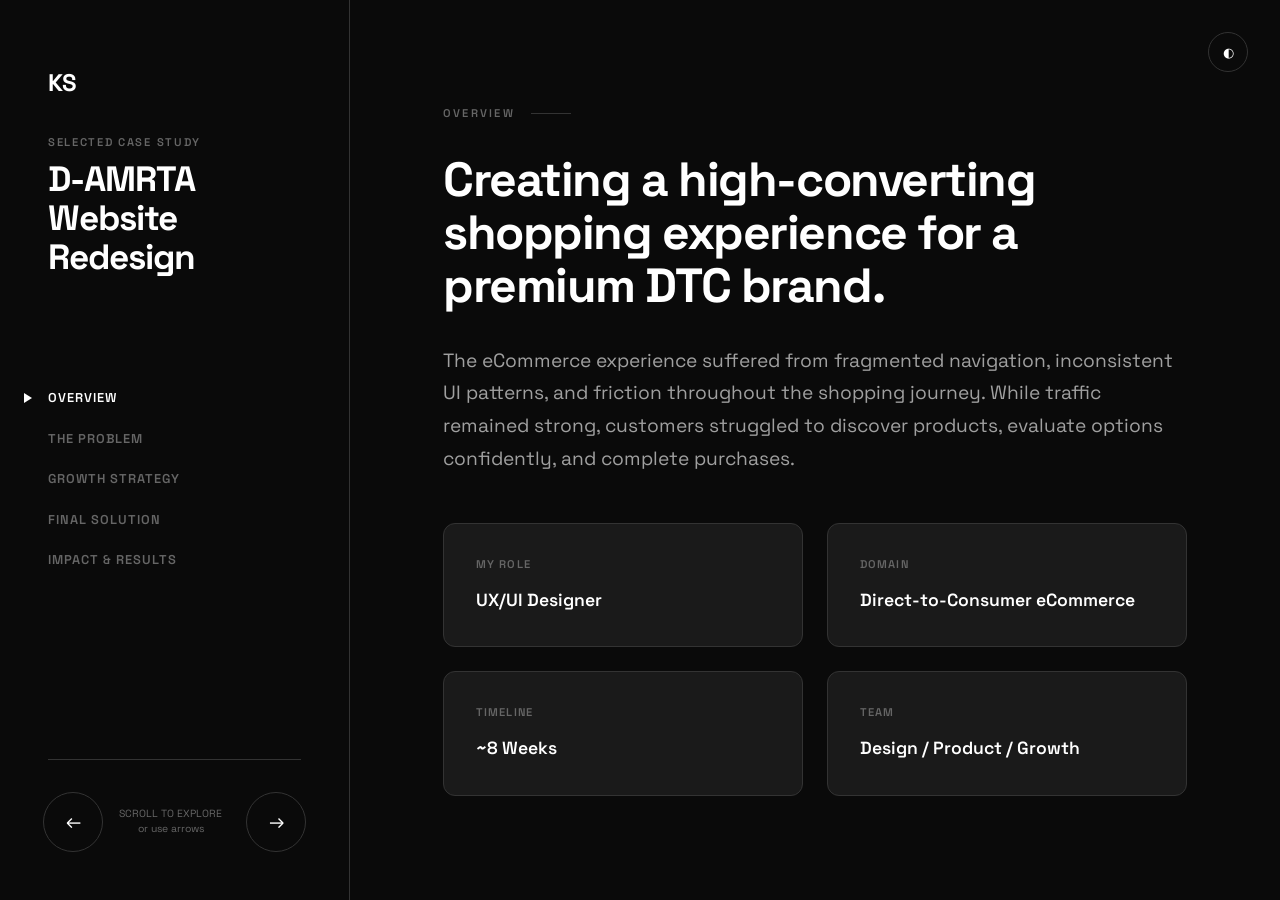
<file: case05.html>
<!DOCTYPE html>
<html lang="en">

<head>
    <meta charset="UTF-8">
    <meta name="viewport" content="width=device-width, initial-scale=1.0">
    <title>Premium Shopping Experience Redesign — Karanjeet Singh</title>
    <meta name="description"
        content="End-to-end eCommerce redesign focused on enhancing customer experience, streamlining the purchase funnel, and improving key metrics through research-driven UX, intuitive interfaces, and scalable design solutions.">
    <link rel="stylesheet" href="styles.css">
    <link rel="stylesheet" href="case-study.css">
    <link rel="preconnect" href="https://fonts.googleapis.com">
    <link rel="preconnect" href="https://fonts.gstatic.com" crossorigin>
    <link
        href="https://fonts.googleapis.com/css2?family=Space+Grotesk:wght@300;400;500;600;700&family=Roboto+Mono:wght@300;400;500&display=swap"
        rel="stylesheet">
    <link rel="icon" href="img/favicon.ico" type="image/x-icon">
</head>

<body class="cs-page">

    <div class="progress-bar" id="progressBar"></div>

    <!-- Theme Toggle (Global) -->
    <button class="theme-toggle-cs" id="themeToggle">◐</button>

    <!-- Mobile Sticky Header -->
    <header class="cs-mobile-top-bar">
        <a href="index.html" class="cs-mobile-logo-sticky">KS</a>
    </header>

    <!-- Floating Action Bar (Mobile Only) -->
    <nav class="cs-floating-nav">
        <a href="case02.html" class="cs-floating-nav-btn prev" aria-label="Previous Project">←</a>
        <div class="cs-nav-pill">
            <span class="cs-active-label">Overview</span>
            <span class="cs-select-icon">▼</span>
        </div>
        <a href="case01.html" class="cs-floating-nav-btn next" aria-label="Next Project">→</a>
        <div class="cs-floating-menu">
            <ul>
                <li><a href="#overview" class="cs-floating-link active">Overview</a></li>
                <li><a href="#problem" class="cs-floating-link">The Problem</a></li>
                <li><a href="#strategy" class="cs-floating-link">Growth Strategy</a></li>
                <li><a href="#solution" class="cs-floating-link">Final Solution</a></li>
                <li><a href="#results" class="cs-floating-link">Impact & Results</a></li>
            </ul>
        </div>
    </nav>

    <div class="cs-split-container">
        <!-- Fixed Sidebar -->
        <aside class="cs-sidebar">
            <div class="cs-sidebar-header">
                <a href="index.html" class="cs-brand">KS</a>
                <div class="cs-project-meta-label">Selected Case Study</div>
                <h1 class="cs-project-title">D-AMRTA Website Redesign</h1>
            </div>

            <nav class="cs-section-nav">
                <div class="cs-nav-indicator"></div>
                <ul>
                    <li><a href="#overview" class="cs-section-link active">Overview</a></li>
                    <li><a href="#problem" class="cs-section-link">The Problem</a></li>
                    <li><a href="#strategy" class="cs-section-link">Growth Strategy</a></li>
                    <li><a href="#solution" class="cs-section-link">Final Solution</a></li>
                    <li><a href="#results" class="cs-section-link">Impact & Results</a></li>
                </ul>
            </nav>

            <div class="cs-sidebar-footer">
                <div class="cs-project-nav">
                    <a href="case02.html" class="cs-nav-arrow prev" aria-label="Previous project">←</a>
                    <div style="font-size: 0.65rem; color: var(--text-tertiary); text-align: center; line-height: 1.4;">
                        SCROLL TO EXPLORE<br>or use arrows
                    </div>
                    <a href="case04.html" class="cs-nav-arrow next" aria-label="Next project">→</a>
                </div>
            </div>
        </aside>

        <!-- Scrollable Content -->
        <main class="cs-main-scroll">

            <!-- Overview Section -->
            <section id="overview" class="cs-block padded cs-intro-block">
                <div class="cs-text-content">
                    <div class="cs-block-label">Overview</div>
                    <h2 class="cs-block-title">Creating a high-converting shopping experience for a premium DTC brand.</h2>
                    <div class="cs-block-body">
                        <p>The eCommerce experience suffered from fragmented navigation, inconsistent UI patterns, and friction throughout the shopping journey. While traffic remained strong, customers struggled to discover products, evaluate options confidently, and complete purchases.</p>
                    </div>

                    <div class="cs-meta-grid">
                        <div class="cs-meta-item">
                            <span class="cs-meta-label">My Role</span>
                            <span class="cs-meta-value">UX/UI Designer</span>
                        </div>
                        <div class="cs-meta-item">
                            <span class="cs-meta-label">Domain</span>
                            <span class="cs-meta-value">Direct-to-Consumer eCommerce</span>
                        </div>
                        <div class="cs-meta-item">
                            <span class="cs-meta-label">Timeline</span>
                            <span class="cs-meta-value">~8 Weeks</span>
                        </div>
                        <div class="cs-meta-item">
                            <span class="cs-meta-label">Team</span>
                            <span class="cs-meta-value">Design / Product / Growth</span>
                        </div>
                    </div>
                </div>
            </section>

            <!-- Visual Component -->
            <section class="cs-block full-bleed">
                <div class="cs-visual-slot">
                    <img src="img/amrta-home-page.jpg" alt="eCommerce experience">
                </div>
                <div class="cs-visual-caption">Search and discovery interface supporting higher user intent and
                    conversion.</div>
            </section>

            <!-- Problem Section -->
            <section id="problem" class="cs-block padded" style="background: var(--bg-secondary); position: relative; overflow: hidden;">
                <div class="cs-block-label">The Problem</div>
                    <h2 class="cs-block-title">Traffic was strong. Conversion was weak.</h2>
                
                <div class="cs-text-content" style="position: relative; z-index: 1;">
                    
                    
                    <div class="cs-block-body">
                        <p>Users visited the store and explored products, but friction throughout the shopping journey prevented them from completing purchases.</p>
                    </div>

                    <div class="cs-glass-grid">
                        <!-- Card 1 -->
                        <div class="cs-glass-card">
                            <div class="cs-glass-icon">↘</div>
                            <h3>Low Conversion Rate</h3>
                            <p>Visitors browsed but hesitated to purchase.</p>
                        </div>
                        <!-- Card 2 -->
                        <div class="cs-glass-card cs-stagger-1">
                            <div class="cs-glass-icon">◎</div>
                            <h3>Product Discovery Friction</h3>
                            <p>Users struggled to find the right products quickly.</p>
                        </div>
                        <!-- Card 3 -->
                        <div class="cs-glass-card cs-stagger-2">
                            <div class="cs-glass-icon">⚠</div>
                            <h3>Checkout Abandonment</h3>
                            <p>Complex purchase flows created unnecessary drop-offs.</p>
                        </div>
                    </div>
                </div>
            </section>

            

            <!-- Strategy Section -->
            <section id="strategy" class="cs-block padded">
                <div class="cs-text-content" style="max-width: none;">
                    <div class="cs-block-label">Growth Strategy</div>
                    <h2 class="cs-block-title">Reducing friction across the customer journey.</h2>

                    <div class="cs-strategy-grid">
                        <div class="cs-strategy-card">
                            <span class="cs-strategy-pill">Pillar 01</span>
                            <h3 class="cs-strategy-title">Improve Product Discovery</h3>
                            <p class="cs-strategy-body">Reorganized navigation, collection structures, and filtering systems to help customers find products faster.</p>
                        </div>
                        <div class="cs-strategy-card">
                            <span class="cs-strategy-pill">Pillar 02</span>
                            <h3 class="cs-strategy-title">Increase Purchase Confidence</h3>
                            <p class="cs-strategy-body">Redesigned PDPs to surface product benefits, reviews, sizing information, and social proof at key decision moments.</p>
                        </div>
                    </div>
                </div>
            </section>
            <!-- Visual Component -->
            <section class="cs-block full-bleed">
                <div class="cs-visual-slot">
                    <img src="img/pdp-plp.jpg" alt="PDP-PLP-D-AMRTA">
                </div>
                
            </section>

            <section id="solution" class="cs-block padded" style="background: var(--bg-secondary);">
                <div class="cs-text-content">
                    <div class="cs-block-label">Final Solution</div>
                    <h2 class="cs-block-title">A premium shopping experience designed for clarity, confidence, and conversion.</h2>
                    <div class="cs-block-body">
                        <p>The redesigned experience helps customers discover products effortlessly, understand value quickly, and complete purchases with minimal friction.</p>
                    </div>

                    <div class="cs-insights"
                        style="margin-top: 3rem; display: grid; grid-template-columns: 1fr 1fr; gap: 2rem;">
                        <div class="cs-insight-card">
                            <span class="cs-insight-num">Solution 01</span>
                            <div class="cs-insight-title">Reimagined Homepage Experience</div>
                            <p>Clear value proposition, stronger product storytelling, and optimized merchandising hierarchy.</p>
                            
                        </div>
                        <div class="cs-insight-card">
                            <span class="cs-insight-num">Solution 02</span>
                            <div class="cs-insight-title">Enhanced Product Listing Pages</div>
                            <p>Smart filtering, improved sorting, and collection experiences designed around shopping intent.</p>
                            
                        </div>
                        <div class="cs-insight-card">
                            <span class="cs-insight-num">Solution 03</span>
                            <div class="cs-insight-title">Conversion-Focused Product Detail Pages</div>
                            <p>Clear product information, trust signals, and cross-sell opportunities designed to increase purchase confidence.</p>
                            
                        </div>
                        <div class="cs-insight-card">
                            <span class="cs-insight-num">Solution 04</span>
                            <div class="cs-insight-title">Optimized Cart & Checkout</div>
                            <p>Streamlined checkout flow with reduced friction and a mobile-first experience to improve conversions.</p>
                            
                        </div>
                    </div>
                </div>


            </section>

           

            <!-- Results Section -->
            <section id="results" class="cs-block padded">
                <div class="cs-text-content">
                    <div class="cs-block-label">Impact & Results</div>
                    <h2 class="cs-block-title">Measurable business outcomes.</h2>

                    <div class="cs-metrics-grid">
                        <div class="cs-metric-card">
                            <div class="cs-metric-val">+22%</div>
                            <div class="cs-metric-desc">Increase in completed purchases</div>
                        </div>
                        <div class="cs-metric-card">
                            <div class="cs-metric-val">+18%</div>
                            <div class="cs-metric-desc">Average Order Value</div>
                        </div>
                       
                        <div class="cs-metric-card">
                            <div class="cs-metric-val">↓28%</div>
                            <div class="cs-metric-desc">Reduced friction during purchase completion</div>
                        </div>
                    </div>

                    
                </div>

                <div
                    style="margin-top: 8rem; padding: 6rem 4rem; background: var(--bg-tertiary); border-radius: 30px; text-align: center;">
                    <div class="cs-block-label" style="justify-content: center;">Next Project</div>
                    <h3 style="font-size: 2.5rem; margin: 1.5rem 0; letter-spacing: -0.02em;">AutoScout Mobile App Design</h3>
                    <a href="case02.html" class="cs-nav-arrow next"
                        style="display: inline-flex; justify-content: center; margin: 2rem auto 0; border: 1px solid var(--border); padding: 1rem 2.5rem; border-radius: 30px; width: auto; height: auto;">
                        Read Case Study →
                    </a>
                </div>
            </section>

        </main>
    </div>

    <script src="case-study.js"></script>
</body>

</html>
</file>
<file: home-v2.css>
/* ============================================================
   Portfolio v2 — Experimental Homepage
   DNA: pradeepyellapu.com × evangeline.design × daveholloway.uk
   ============================================================ */

/* ---------- Tokens ---------- */
:root {
    --bg: #0c0c0c;
    --bg-2: #141414;
    --bg-3: #1c1c1c;
    --text: #f0ede8;
    --text-2: #888880;
    --text-3: #444440;
    --accent: #6c63ff;
    --accent-soft: rgba(108, 99, 255, 0.08);
    --border: rgba(255, 255, 255, 0.07);
    --border-hover: rgba(255, 255, 255, 0.15);
    --radius: 16px;
    --transition: 0.6s cubic-bezier(0.16, 1, 0.3, 1);
}

[data-theme="light"] {
    --bg: #f7f5f0;
    --bg-2: #eeece8;
    --bg-3: #e4e2de;
    --text: #111110;
    --text-2: #666660;
    --text-3: #aaa;
    --border: rgba(0, 0, 0, 0.07);
    --border-hover: rgba(0, 0, 0, 0.18);
    --accent-soft: rgba(108, 99, 255, 0.06);
}

/* ---------- Reset ---------- */
*,
*::before,
*::after {
    box-sizing: border-box;
    margin: 0;
    padding: 0;
}

html {
    scroll-behavior: smooth;
    font-size: 16px;
}

body {
    font-family: 'Space Grotesk', -apple-system, sans-serif;
    background: var(--bg);
    color: var(--text);
    line-height: 1.6;
    overflow-x: hidden;
    cursor: none;
}

@media (pointer: coarse) {
    body {
        cursor: auto;
    }
}

a {
    color: inherit;
    text-decoration: none;
}

/* ---------- Noise Texture Overlay ---------- */
body::before {
    content: '';
    position: fixed;
    inset: 0;
    background-image: url("data:image/svg+xml,%3Csvg viewBox='0 0 256 256' xmlns='http://www.w3.org/2000/svg'%3E%3Cfilter id='noise'%3E%3CfeTurbulence type='fractalNoise' baseFrequency='0.9' numOctaves='4' stitchTiles='stitch'/%3E%3C/filter%3E%3Crect width='100%25' height='100%25' filter='url(%23noise)' opacity='1'/%3E%3C/svg%3E");
    opacity: 0.025;
    pointer-events: none;
    z-index: 9999;
}

/* ---------- Custom Cursor ---------- */
.v2-cursor {
    position: fixed;
    width: 10px;
    height: 10px;
    background: var(--text);
    border-radius: 50%;
    pointer-events: none;
    z-index: 10000;
    transform: translate(-50%, -50%);
    transition: transform 0.1s ease, width 0.3s ease, height 0.3s ease, opacity 0.3s ease;
    mix-blend-mode: difference;
}

.v2-cursor.is-hovering {
    width: 48px;
    height: 48px;
    opacity: 0.6;
}

/* ---------- Navigation ---------- */
.v2-nav {
    position: fixed;
    top: 0;
    left: 0;
    right: 0;
    z-index: 1000;
    display: flex;
    align-items: center;
    justify-content: space-between;
    padding: 1.75rem 3rem;
    transition: background 0.4s ease;
}

.v2-nav.scrolled {
    background: rgba(12, 12, 12, 0.85);
    backdrop-filter: blur(20px);
    border-bottom: 1px solid var(--border);
    padding: 1.25rem 3rem;
}

[data-theme="light"] .v2-nav.scrolled {
    background: rgba(247, 245, 240, 0.85);
}

.v2-brand {
    font-size: 1.1rem;
    font-weight: 700;
    letter-spacing: -0.04em;
    color: var(--text);
}

.v2-nav-links {
    display: flex;
    align-items: center;
    gap: 2.5rem;
    list-style: none;
}

.v2-nav-links a {
    font-size: 0.8rem;
    font-weight: 500;
    letter-spacing: 0.08em;
    text-transform: uppercase;
    color: var(--text-2);
    transition: color 0.3s ease;
    position: relative;
}

.v2-nav-links a::after {
    content: '';
    position: absolute;
    bottom: -3px;
    left: 0;
    width: 0;
    height: 1px;
    background: var(--text);
    transition: width 0.35s ease;
}

.v2-nav-links a:hover {
    color: var(--text);
}

.v2-nav-links a:hover::after {
    width: 100%;
}

.v2-theme-btn {
    background: transparent;
    border: 1px solid var(--border);
    color: var(--text-2);
    width: 36px;
    height: 36px;
    border-radius: 50%;
    cursor: pointer;
    font-size: 1rem;
    transition: all 0.3s ease;
    display: flex;
    align-items: center;
    justify-content: center;
}

.v2-theme-btn:hover {
    border-color: var(--border-hover);
    color: var(--text);
}

/* ---------- Hero ---------- */
.v2-hero {
    min-height: 100dvh;
    display: flex;
    flex-direction: column;
    justify-content: center;
    padding: 10rem 3rem 5rem;
    position: relative;
    overflow: hidden;
}

/* Drifting Orbs */
.v2-orb {
    position: absolute;
    border-radius: 50%;
    filter: blur(120px);
    pointer-events: none;
    animation: orbDrift linear infinite;
    opacity: 0.4;
}

.v2-orb-1 {
    width: 600px;
    height: 600px;
    background: radial-gradient(circle, #6c63ff 0%, #a855f7 60%, transparent 100%);
    top: -200px;
    right: -100px;
    animation-duration: 25s;
    animation-delay: 0s;
}

.v2-orb-2 {
    width: 480px;
    height: 480px;
    background: radial-gradient(circle, #22d3ee 0%, #6366f1 60%, transparent 100%);
    bottom: -150px;
    left: -50px;
    animation-duration: 30s;
    animation-delay: -10s;
    opacity: 0.25;
}

.v2-orb-3 {
    width: 300px;
    height: 300px;
    background: radial-gradient(circle, #f0abfc 0%, transparent 70%);
    top: 40%;
    left: 50%;
    animation-duration: 20s;
    animation-delay: -5s;
    opacity: 0.12;
}

@keyframes orbDrift {
    0% {
        transform: translate(0, 0) scale(1);
    }

    25% {
        transform: translate(40px, -60px) scale(1.05);
    }

    50% {
        transform: translate(-30px, 30px) scale(0.95);
    }

    75% {
        transform: translate(60px, 20px) scale(1.08);
    }

    100% {
        transform: translate(0, 0) scale(1);
    }
}

.v2-hero-inner {
    max-width: 1300px;
    margin: 0 auto;
    width: 100%;
    position: relative;
    z-index: 1;
}

/* ---------- Photo Tooltip (Film Grain + CRT Start) ---------- */
.v2-photo-tooltip {
    position: fixed;
    width: 235px;
    height: 235px;
    pointer-events: none;
    z-index: 900;
    opacity: 0;
    transform: translate(-50%, -50%);
    transition: opacity 0.1s ease;
    will-change: transform, opacity;
}

.v2-photo-tooltip.is-visible {
    opacity: 1;
}

/* Revolving text ring */
.v2-revolve-text {
    position: absolute;
    inset: 0;
    width: 100%;
    height: 100%;
    animation: revolve 12s linear infinite;
    opacity: 0;
    transition: opacity 0.4s ease 0.3s; /* Delays appearance until after CRT pop */
}

.v2-photo-tooltip.is-visible .v2-revolve-text {
    opacity: 1;
}

.v2-revolve-text text {
    font-family: 'Roboto Mono', monospace;
    font-size: 11.5px;
    font-weight: 500;
    letter-spacing: 0.22em;
    text-transform: uppercase;
    fill: var(--text);
}

@keyframes revolve {
    from { transform: rotate(0deg); }
    to   { transform: rotate(360deg); }
}

/* Photo circle (inside the text ring) */
.v2-photo-tooltip-inner {
    position: absolute;
    top: 30px;
    left: 30px;
    right: 30px;
    bottom: 30px;
    border-radius: 50%;
    overflow: hidden;
    box-shadow:
        0 16px 50px rgba(0, 0, 0, 0.5),
        0 0 0 2px rgba(108, 99, 255, 0.35),
        0 0 25px rgba(108, 99, 255, 0.12);
    /* Set default to transformed so it's ready to animate */
    transform: scale(0.01, 0.01);
    transform-origin: center center;
}

/* The CRT Turn On effect */
.v2-photo-tooltip.is-visible .v2-photo-tooltip-inner {
    animation: crtTurnOn 0.5s cubic-bezier(0.23, 1, 0.32, 1) forwards;
}

@keyframes crtTurnOn {
    0% {
        transform: scale(0.01, 0.01);
        filter: brightness(10) contrast(1.5);
    }
    20% {
        transform: scale(1, 0.01);
        filter: brightness(10) contrast(1.5);
    }
    45% {
        transform: scale(1, 1);
        filter: brightness(5) contrast(1.2);
    }
    100% {
        transform: scale(1, 1);
        filter: brightness(1) contrast(1);
    }
}

.v2-photo-tooltip-inner img {
    width: 100%;
    height: 100%;
    object-fit: cover;
    display: block;
    filter: contrast(1.1) saturate(0.9) brightness(0.95);
}

/* Film Grain overlay */
.v2-film-grain {
    position: absolute;
    inset: -10px;
    border-radius: 50%;
    background-image: url("data:image/svg+xml,%3Csvg viewBox='0 0 200 200' xmlns='http://www.w3.org/2000/svg'%3E%3Cfilter id='grain'%3E%3CfeTurbulence type='fractalNoise' baseFrequency='0.75' numOctaves='5' stitchTiles='stitch'/%3E%3C/filter%3E%3Crect width='100%25' height='100%25' filter='url(%23grain)'/%3E%3C/svg%3E");
    opacity: 0.3;
    mix-blend-mode: overlay;
    pointer-events: none;
    animation: grainShift 0.15s steps(4) infinite;
}

@keyframes grainShift {
    0%   { transform: translate(0, 0) scale(1.05); }
    25%  { transform: translate(-3px, 2px) scale(1); }
    50%  { transform: translate(2px, -3px) scale(1.03); }
    75%  { transform: translate(-1px, -1px) scale(0.98); }
    100% { transform: translate(0, 0) scale(1.05); }
}

/* Scanlines */
.v2-scanlines {
    position: absolute;
    inset: 0;
    background: repeating-linear-gradient(
        to bottom,
        transparent 0px,
        transparent 2px,
        rgba(0, 0, 0, 0.06) 2px,
        rgba(0, 0, 0, 0.06) 4px
    );
    pointer-events: none;
    border-radius: 50%;
    mix-blend-mode: multiply;
}

/* Glitch bar (horizontal tear) */
.v2-photo-tooltip.is-visible .v2-photo-tooltip-inner::after {
    content: '';
    position: absolute;
    top: 42%;
    left: 0;
    right: 0;
    height: 4px;
    background: rgba(255, 255, 255, 0.2);
    animation: glitchBar 2s ease-in-out infinite;
    pointer-events: none;
    z-index: 3;
}

@keyframes glitchBar {
    0%, 85%, 100% { opacity: 0; transform: translateX(0); height: 4px; }
    86%           { opacity: 1; transform: translateX(10px); height: 3px; }
    88%           { opacity: 1; transform: translateX(-8px); height: 5px; }
    90%           { opacity: 0.6; transform: translateX(4px); height: 2px; }
    91%           { opacity: 0; transform: translateX(0); height: 4px; }
}

/* Second glitch (vertical slice) */
.v2-photo-tooltip.is-visible .v2-photo-tooltip-inner::before {
    content: '';
    position: absolute;
    left: 55%;
    top: 0;
    bottom: 0;
    width: 3px;
    background: rgba(108, 99, 255, 0.2);
    animation: glitchVert 4s ease-in-out 1s infinite;
    pointer-events: none;
    z-index: 3;
}

@keyframes glitchVert {
    0%, 88%, 100% { opacity: 0; transform: translateY(0); }
    89%           { opacity: 1; transform: translateY(-6px); }
    91%           { opacity: 0.8; transform: translateY(4px); width: 5px; }
    92%           { opacity: 0; transform: translateY(0); }
}


.v2-status-tag {
    display: inline-flex;
    align-items: center;
    gap: 0.6rem;
    font-family: 'Roboto Mono', monospace;
    font-size: 0.72rem;
    font-weight: 500;
    letter-spacing: 0.12em;
    text-transform: uppercase;
    color: var(--text-2);
    margin-bottom: 2.5rem;
    opacity: 0;
    animation: fadeUp 0.8s ease 0.2s forwards;
}

.v2-status-dot {
    width: 6px;
    height: 6px;
    background: #4ade80;
    border-radius: 50%;
    animation: pulse 2s ease infinite;
}

@keyframes pulse {

    0%,
    100% {
        opacity: 1;
        transform: scale(1);
    }

    50% {
        opacity: 0.5;
        transform: scale(0.7);
    }
}

.v2-hero-title {
    font-size: clamp(3.5rem, 8vw, 8rem);
    font-weight: 700;
    letter-spacing: -0.04em;
    line-height: 0.95;
    color: var(--text);
    margin-bottom: 3rem;
    cursor: none;
}

.v2-hero-title .line {
    display: block;
    overflow: hidden;
}

.v2-hero-title .line-inner {
    display: block;
    transform: translateY(110%);
    animation: lineReveal 0.9s cubic-bezier(0.16, 1, 0.3, 1) forwards;
}

.v2-hero-title .line:nth-child(1) .line-inner {
    animation-delay: 0.3s;
}

.v2-hero-title .line:nth-child(2) .line-inner {
    animation-delay: 0.45s;
}

.v2-dimmed {
    color: rgba(240, 237, 232, 0.38);
}

[data-theme="light"] .v2-dimmed {
    color: rgba(17, 17, 16, 0.28);
}

@keyframes lineReveal {
    to {
        transform: translateY(0);
    }
}

@keyframes fadeUp {
    from {
        opacity: 0;
        transform: translateY(16px);
    }

    to {
        opacity: 1;
        transform: translateY(0);
    }
}

.v2-hero-bottom {
    display: flex;
    flex-direction: column;
    align-items: flex-start;
    gap: 2.5rem;
    max-width: 560px;
    opacity: 0;
    animation: fadeUp 0.8s ease 0.8s forwards;
}

.v2-hero-desc {
    font-size: 1.05rem;
    line-height: 1.75;
    color: var(--text-2);
}

.v2-hero-desc .highlight {
    color: var(--text);
    font-weight: 500;
}

.v2-hero-links {
    display: flex;
    align-items: center;
    gap: 1rem;
    flex-wrap: wrap;
}

.v2-cta-primary {
    padding: 0.9rem 2rem;
    background: var(--text);
    color: var(--bg);
    border-radius: 100px;
    font-size: 0.9rem;
    font-weight: 600;
    transition: all 0.35s ease;
    display: inline-flex;
    align-items: center;
    gap: 0.5rem;
    cursor: none;
}

.v2-cta-primary:hover {
    transform: translateY(-3px);
    box-shadow: 0 12px 30px rgba(0, 0, 0, 0.25);
}

.v2-cta-ai {
    padding: 0.9rem 1.75rem;
    background: rgba(108, 99, 255, 0.15);
    border: 1px solid rgba(108, 99, 255, 0.35);
    color: #c4b5fd;
    border-radius: 100px;
    font-size: 0.9rem;
    font-weight: 600;
    display: inline-flex;
    align-items: center;
    gap: 0.6rem;
    cursor: none;
    position: relative;
    overflow: hidden;
    white-space: nowrap;
    transition: all 0.4s cubic-bezier(0.16, 1, 0.3, 1);
}

[data-theme="light"] .v2-cta-ai {
    background: rgba(79, 70, 229, 0.1);
    border-color: rgba(79, 70, 229, 0.4);
    color: #4338ca;
}

[data-theme="light"] .v2-cta-ai:hover {
    background: rgba(79, 70, 229, 0.18);
    border-color: rgba(79, 70, 229, 0.7);
    color: #3730a3;
    box-shadow: 0 8px 30px rgba(79, 70, 229, 0.15);
}

.v2-cta-ai::before {
    content: '';
    position: absolute;
    inset: -50%;
    background: radial-gradient(circle, #6c63ff 0%, #a855f7 40%, transparent 70%);
    opacity: 0.2;
    animation: aiGradientSpin 8s linear infinite;
    filter: blur(20px);
}

@keyframes aiGradientSpin {
    from {
        transform: rotate(0deg) scale(1.5);
    }

    to {
        transform: rotate(360deg) scale(1.5);
    }
}

.v2-cta-ai:hover {
    background: rgba(108, 99, 255, 0.2);
    border-color: rgba(108, 99, 255, 0.5);
    transform: translateY(-3px);
    box-shadow: 0 8px 30px rgba(108, 99, 255, 0.2);
    color: #c7d2fe;
}

.v2-ai-icon {
    width: 18px;
    height: 18px;
    fill: currentColor;
    flex-shrink: 0;
    animation: aiIconSpin 3s ease-in-out infinite;
}

@keyframes aiIconSpin {

    0%,
    100% {
        transform: scale(1) rotate(0deg);
    }

    50% {
        transform: scale(1.15) rotate(10deg);
    }
}

/* ---------- Work Section ---------- */
.v2-work {
    padding: 6rem 0 0;
}

.v2-work-header {
    max-width: 1300px;
    margin: 0 auto;
    padding: 0 3rem 3rem;
    display: flex;
    align-items: baseline;
    justify-content: space-between;
    border-bottom: 1px solid var(--border);
}

.v2-section-label {
    font-family: 'Roboto Mono', monospace;
    font-size: 0.7rem;
    font-weight: 500;
    letter-spacing: 0.18em;
    text-transform: uppercase;
    color: var(--text-3);
}

.v2-work-count {
    font-family: 'Roboto Mono', monospace;
    font-size: 0.7rem;
    color: var(--text-3);
    letter-spacing: 0.1em;
}

/* Work Items */
.v2-work-item {
    max-width: 1300px;
    margin: 0 auto;
    padding: 0 3rem;
    border-bottom: 1px solid var(--border);
    display: grid;
    grid-template-columns: 1fr 1.2fr;
    gap: 4rem;
    align-items: center;
    min-height: 520px;
    position: relative;
    transition: background 0.5s ease;
    opacity: 0;
    transform: translateY(40px);
    transition: opacity 0.7s ease, transform 0.7s ease, background 0.4s ease;
}

.v2-work-item.revealed {
    opacity: 1;
    transform: translateY(0);
}

.v2-work-item::before {
    content: '';
    position: absolute;
    left: 0;
    top: 0;
    bottom: 0;
    width: 3px;
    background: var(--accent);
    transform: scaleY(0);
    transform-origin: bottom;
    transition: transform 0.5s cubic-bezier(0.16, 1, 0.3, 1);
}

.v2-work-item:hover::before {
    transform: scaleY(1);
}

.v2-work-item:hover {
    background: var(--accent-soft);
}

.v2-work-info {
    padding: 4rem 0;
}

.v2-work-num {
    font-family: 'Roboto Mono', monospace;
    font-size: 0.7rem;
    letter-spacing: 0.15em;
    color: var(--text-3);
    text-transform: uppercase;
    margin-bottom: 1.5rem;
    display: flex;
    align-items: center;
    gap: 1rem;
}

.v2-work-num::after {
    content: '';
    width: 30px;
    height: 1px;
    background: var(--text-3);
}

.v2-work-title {
    font-size: clamp(1.6rem, 3vw, 2.4rem);
    font-weight: 700;
    letter-spacing: -0.03em;
    line-height: 1.1;
    color: var(--text);
    margin-bottom: 1.25rem;
    transition: color 0.3s ease;
}

.v2-work-desc {
    font-size: 1rem;
    line-height: 1.65;
    color: var(--text-2);
    max-width: 400px;
    margin-bottom: 2rem;
}

.v2-work-tags {
    display: flex;
    gap: 0.6rem;
    flex-wrap: wrap;
    margin-bottom: 2.5rem;
}

.v2-tag {
    font-size: 0.72rem;
    font-weight: 500;
    letter-spacing: 0.04em;
    padding: 0.35rem 0.9rem;
    border: 1px solid var(--border);
    border-radius: 100px;
    color: var(--text-2);
    transition: all 0.3s ease;
}

.v2-work-item:hover .v2-tag {
    border-color: var(--border-hover);
    color: var(--text);
}

.v2-work-cta {
    display: inline-flex;
    align-items: center;
    gap: 0.75rem;
    font-size: 0.85rem;
    font-weight: 700;
    letter-spacing: 0.04em;
    color: var(--text-2);
    transition: all 0.35s ease;
    cursor: none;
}

.v2-work-cta .cta-arrow {
    width: 36px;
    height: 36px;
    border: 1px solid var(--border);
    border-radius: 50%;
    display: flex;
    align-items: center;
    justify-content: center;
    font-size: 0.9rem;
    transition: all 0.35s cubic-bezier(0.16, 1, 0.3, 1);
}

.v2-work-item:hover .v2-work-cta {
    color: var(--text);
}

.v2-work-item:hover .v2-work-cta .cta-arrow {
    background: var(--text);
    color: var(--bg);
    border-color: var(--text);
    transform: rotate(-45deg);
}

/* Work Image */
.v2-work-visual {
    height: 360px;
    border-radius: var(--radius);
    overflow: hidden;
    background: var(--bg-3);
    position: relative;
}

.v2-work-visual img {
    width: 100%;
    height: 100%;
    object-fit: cover;
    object-position: top center;
    transition: transform 0.8s cubic-bezier(0.16, 1, 0.3, 1);
    display: block;
}

.v2-work-item:hover .v2-work-visual img {
    transform: scale(1.04);
}

/* ---------- About / Footer Strip ---------- */
.v2-about {
    max-width: 1300px;
    margin: 0 auto;
    padding: 8rem 3rem;
}

.v2-about-grid {
    display: grid;
    grid-template-columns: 1fr 1.5fr 1fr;
    gap: 4rem;
    align-items: start;
    border-top: 1px solid var(--border);
    padding-top: 5rem;
}

.v2-about-label {
    font-family: 'Roboto Mono', monospace;
    font-size: 0.7rem;
    letter-spacing: 0.18em;
    text-transform: uppercase;
    color: var(--text-3);
    margin-bottom: 1.5rem;
}

.v2-about-bio {
    font-size: 1.1rem;
    line-height: 1.75;
    color: var(--text-2);
}

.v2-about-bio strong {
    color: var(--text);
    font-weight: 600;
}

.v2-skills-list {
    list-style: none;
    display: flex;
    flex-direction: column;
    gap: 0.75rem;
}

.v2-skills-list li {
    font-size: 0.9rem;
    color: var(--text-2);
    display: flex;
    align-items: center;
    gap: 0.75rem;
    transition: color 0.3s ease;
}

.v2-skills-list li::before {
    content: '—';
    font-family: 'Roboto Mono', monospace;
    color: var(--text-3);
    font-size: 0.8rem;
}

.v2-contact-links {
    display: flex;
    flex-direction: column;
    gap: 1rem;
}

.v2-contact-link {
    display: inline-flex;
    align-items: center;
    gap: 0.6rem;
    font-size: 0.85rem;
    font-weight: 600;
    color: var(--text-2);
    transition: color 0.3s ease;
    position: relative;
    align-self: flex-start;
    /* prevents stretching to full column width */
}

.v2-contact-link::after {
    content: '';
    position: absolute;
    bottom: -2px;
    left: 0;
    width: 0;
    height: 1px;
    background: var(--text);
    transition: width 0.3s ease;
}

.v2-contact-link:hover {
    color: var(--text);
}

.v2-contact-link:hover::after {
    width: 100%;
}

/* ---------- Footer Bar ---------- */
.v2-footer {
    border-top: 1px solid var(--border);
    padding: 2rem 3rem;
    display: flex;
    align-items: center;
    justify-content: space-between;
    max-width: 1300px;
    margin: 0 auto;
}

.v2-footer-copy {
    font-family: 'Roboto Mono', monospace;
    font-size: 0.7rem;
    letter-spacing: 0.08em;
    color: var(--text-3);
}

/* ---------- Scroll Indicator ---------- */
.v2-scroll-wrapper {
    position: absolute;
    bottom: 2.5rem;
    left: 50%;
    transform: translateX(-50%);
    z-index: 10;
}

.v2-scroll-indicator {
    display: flex;
    flex-direction: column;
    align-items: center;
    gap: 0.8rem;
    opacity: 0;
    animation: fadeUp 0.8s ease 1.2s forwards;
    color: var(--text-2);
    transition: color 0.3s ease, transform 0.3s ease;
    cursor: none; /* Inherit the custom cursor behavior */
}

.v2-scroll-indicator:hover {
    color: var(--text);
    transform: translateY(3px);
}

.v2-scroll-text {
    font-family: 'Roboto Mono', monospace;
    font-size: 0.65rem;
    letter-spacing: 0.15em;
    text-transform: uppercase;
}

.v2-scroll-icon {
    width: 20px;
    height: 32px;
    border: 1.5px solid currentColor;
    border-radius: 20px;
    position: relative;
    display: flex;
    justify-content: center;
}

.v2-scroll-dot {
    width: 4px;
    height: 4px;
    background: currentColor;
    border-radius: 50%;
    margin-top: 6px;
    animation: scrollWheel 2s cubic-bezier(0.15, 0.41, 0.69, 0.94) infinite;
}

@keyframes scrollWheel {
    0%   { transform: translateY(0); opacity: 1; }
    40%  { opacity: 1; }
    100% { transform: translateY(12px); opacity: 0; }
}

/* ---------- Responsive ---------- */
@media (max-width: 900px) {
    .v2-nav {
        padding: 1.5rem 2rem;
    }

    .v2-nav.scrolled {
        padding: 1rem 2rem;
    }

    .v2-nav-links {
        gap: 1.5rem;
    }

    .v2-hero {
        padding: 8rem 2rem 4rem;
    }

    .v2-hero-bottom {
        flex-direction: column;
        align-items: flex-start;
        gap: 2rem;
    }

    .v2-work-item {
        grid-template-columns: 1fr;
        gap: 2rem;
        padding: 0 2rem;
        min-height: auto;
    }

    .v2-work-visual {
        height: 260px;
        order: -1;
    }

    .v2-work-info {
        padding: 2rem 0;
    }

    .v2-about-grid {
        grid-template-columns: 1fr;
        gap: 3rem;
        padding-top: 3rem;
    }

    .v2-about {
        padding: 5rem 2rem;
    }

    .v2-footer {
        padding: 2rem;
        flex-direction: column;
        gap: 1rem;
        align-items: flex-start;
    }

    .v2-scroll-wrapper {
        display: none;
    }

    .v2-work-header {
        padding: 0 2rem 2rem;
    }
}

@media (max-width: 600px) {
    .v2-nav-links {
        display: none;
    }

    .v2-hero {
        padding: 7rem 1.5rem 3rem;
    }

    .v2-work-item {
        padding: 0 1.5rem;
    }

    .v2-work-header {
        padding: 0 1.5rem 2rem;
    }

    .v2-about {
        padding: 4rem 1.5rem;
    }

    .v2-footer {
        padding: 2rem 1.5rem;
    }

    .v2-hero-links {
        flex-direction: column;
        align-items: stretch;
        width: 100%;
    }

    .v2-cta-primary,
    .v2-cta-ai {
        width: 100%;
        justify-content: center;
    }
}
</file>
<file: styles.css>
/* Reset and Base Styles */
* {
    margin: 0;
    padding: 0;
    box-sizing: border-box;
}

:root {
    --bg-primary: #0a0a0a;
    --bg-primary-rgb: 10, 10, 10;
    --bg-secondary: #1a1a1a;
    --bg-secondary-rgb: 26, 26, 26;
    --bg-tertiary: #2a2a2a;
    --text-primary: #ffffff;
    --text-secondary: #a0a0a0;
    --text-tertiary: #666666;
    --accent: #ffffff;
    --accent-hover: #f0f0f0;
    --border: #333333;
    --shadow: rgba(0, 0, 0, 0.3);
    --transition: all 0.3s cubic-bezier(0.4, 0, 0.2, 1);
}

[data-theme="light"] {
    --bg-primary: #ffffff;
    --bg-primary-rgb: 255, 255, 255;
    --bg-secondary: #f8f8f8;
    --bg-secondary-rgb: 248, 248, 248;
    --bg-tertiary: #f0f0f0;
    --text-primary: #0a0a0a;
    --text-secondary: #666666;
    --text-tertiary: #999999;
    --accent: #0a0a0a;
    --accent-hover: #333333;
    --border: #e0e0e0;
    --shadow: rgba(0, 0, 0, 0.1);
}

html {
    scroll-behavior: smooth;
}

body {
    font-family: 'Space Grotesk', -apple-system, BlinkMacSystemFont, 'Segoe UI', sans-serif;
    background: var(--bg-primary);
    color: var(--text-primary);
    line-height: 1.6;
    overflow-x: hidden;
    cursor: auto;
}

/* Custom Cursor */
.cursor {
    position: fixed;
    width: 8px;
    height: 8px;
    background: var(--text-primary);
    border-radius: 50%;
    pointer-events: none;
    z-index: 9999;
    transition: none;
    opacity: 0.8;
}

.cursor.hover {
    width: 40px;
    height: 40px;
    border: 2px solid var(--text-primary);
    background: transparent;
    opacity: 0.5;
}

@media (hover: none), (pointer: coarse) {
    .cursor {
        display: none;
    }
}

/* Typography */
h1, h2, h3, h4, h5, h6 {
    font-weight: 600;
    line-height: 1.2;
}

/* Container */
.container {
    max-width: 1200px;
    margin: 0 auto;
    padding: 0 2rem;
}

/* Floating Navigation - Fixed Responsive */
.floating-nav {
    position: fixed;
    top: 2rem;
    left: 50%;
    transform: translateX(-50%);
    background: rgba(255, 255, 255, 0.1);
    backdrop-filter: blur(20px) saturate(180%);
    -webkit-backdrop-filter: blur(20px) saturate(180%);
    border: 1px solid rgba(255, 255, 255, 0.2);
    border-radius: 100px;
    z-index: 1000;
    transition: var(--transition);
    max-width: calc(100vw - 2rem);
}

.floating-nav.nav-hidden {
    transform: translateX(-50%) translateY(-140%);
    opacity: 0;
    pointer-events: none;
}

[data-theme="light"] .floating-nav {
    background: rgba(0, 0, 0, 0.05);
    border: 1px solid rgba(0, 0, 0, 0.1);
}

.nav-container {
    display: flex;
    align-items: center;
    padding: 0.75rem 1.5rem;
    gap: 2rem;
    justify-content: space-between;
    width: 100%;
    flex-wrap: nowrap;
}

.nav-brand {
    font-weight: 700;
    font-size: 1.25rem;
    color: var(--text-primary);
}

.nav-menu {
    display: flex;
    align-items: center;
    gap: 1.5rem;
    flex: 1;
    justify-content: center;
}

.nav-link {
    color: var(--text-secondary);
    text-decoration: none;
    font-weight: 500;
    transition: var(--transition);
    position: relative;
}

.nav-link:hover {
    color: var(--text-primary);
}

.nav-link::after {
    content: '';
    position: absolute;
    bottom: -4px;
    left: 0;
    width: 0;
    height: 2px;
    background: var(--text-primary);
    transition: width 0.3s ease;
}

.nav-link:hover::after {
    width: 100%;
}

.nav-link {
    color: var(--text-secondary);
    text-decoration: none;
    font-weight: 500;
    transition: var(--transition);
    position: relative;
    padding: 0.5rem 0;
    cursor: pointer;
}

.nav-link:hover {
    color: var(--text-primary);
}

.nav-link::after {
    content: '';
    position: absolute;
    bottom: -4px;
    left: 0;
    width: 0;
    height: 2px;
    background: var(--text-primary);
    transition: width 0.3s ease;
}

.nav-link:hover::after {
    width: 100%;
}

.theme-toggle {
    background: transparent;
    border: 1px solid rgba(255, 255, 255, 0.2);
    color: var(--text-primary);
    width: 40px;
    height: 40px;
    border-radius: 50%;
    cursor: pointer;
    transition: var(--transition);
    font-size: 1.2rem;
}

.theme-toggle:hover {
    background: rgba(255, 255, 255, 0.1);
    border-color: rgba(255, 255, 255, 0.3);
}

[data-theme="light"] .theme-toggle {
    border-color: rgba(0, 0, 0, 0.2);
}

[data-theme="light"] .theme-toggle:hover {
    background: rgba(0, 0, 0, 0.05);
    border-color: rgba(0, 0, 0, 0.3);
}

.mobile-menu-toggle {
    display: none;
    flex-direction: column;
    background: transparent;
    border: none;
    cursor: pointer;
    padding: 0.5rem;
}

.mobile-menu-toggle span {
    width: 25px;
    height: 2px;
    background: var(--text-primary);
    margin: 3px 0;
    transition: var(--transition);
}

/* Hero Section with Gradient Animation */
.hero {
    min-height: 100vh;
    position: relative;
    display: flex;
    align-items: center;
    overflow: hidden;
    padding-top: 6rem;
}

.hero-bg {
    position: absolute;
    top: 0;
    left: 0;
    right: 0;
    bottom: 0;
    z-index: -1;
}

.background-gradient-animation {
    position: absolute;
    top: 0;
    left: 0;
    width: 100%;
    height: 100%;
    background: linear-gradient(
        45deg,
        var(--bg-primary) 0%,
        var(--bg-secondary) 25%,
        var(--bg-tertiary) 50%,
        var(--bg-secondary) 75%,
        var(--bg-primary) 100%
    );
    background-size: 400% 400%;
    animation: moveGradient 15s ease infinite;
    z-index: 1;
}

@keyframes moveGradient {
    0% {
        background-position: 0% 50%;
    }
    50% {
        background-position: 100% 50%;
    }
    100% {
        background-position: 0% 50%;
    }
}

.hero-bg-gradient {
    position: absolute;
    top: 0;
    left: 0;
    right: 0;
    bottom: 0;
    background: linear-gradient(135deg, var(--bg-primary) 0%, var(--bg-secondary) 100%);
    z-index: 2;
    opacity: 0.3;
}

.hero-container {
    max-width: 1200px;
    margin: 0 auto;
    padding: 0 2rem;
}

.hero-content {
    display: grid;
    grid-template-columns: auto 1fr;
    gap: 2rem;
    align-items: center;
    position: relative;
    z-index: 10;
}

.hero-photo {
    position: relative;
    grid-row: 1;
    justify-self: start;
    align-self: start;
}

.photo-frame {
    position: relative;
    border-radius: 20px;
    overflow: hidden;
    padding: 0.5rem;
    transition: var(--transition);
}

.photo-frame:hover {
    transform: translateY(-10px) rotate(2deg);
}

.profile-img {
    width: 100%;
    height: auto;
    display: block;
    border-radius: 15px;
}

.hero-text {
    z-index: 1;
    grid-row: 1;
    justify-self: end;
    align-self: center;
    padding: 0 2rem 0 0;
}

.hero-title {
    font-size: clamp(2.5rem, 7vw, 2.8rem);
    font-weight: 700;
    line-height: 0.9;
    margin-bottom: 1rem;
}

.title-line {
    display: block;
    opacity: 0;
    transform: translateY(50px);
    animation: slideInUp 0.8s ease forwards;
}

.title-line:nth-child(2) {
    animation-delay: 0.2s;
}

.hero-subtitle {
    font-size: 1.25rem;
    color: var(--text-secondary);
    margin-bottom: 1.5rem;
    font-family: 'Roboto Mono', monospace;
    opacity: 0;
    animation: fadeIn 1s ease 0.4s forwards;
}

.hero-description {
    font-size: 1.1rem;
    color: var(--text-tertiary);
    max-width: 600px;
    line-height: 1.7;
    opacity: 0;
    animation: fadeIn 1s ease 0.6s forwards;
}

.hero-projects {
    font-size: 1.1rem;
    color: var(--text-secondary);
    margin: 2rem 0;
    line-height: 1.7;
}

.nav-link {
    color: var(--text-secondary);
    text-decoration: none;
    font-weight: 500;
    padding: 0.5rem 1rem;
    border-radius: 25px;
    transition: var(--transition);
    position: relative;
    overflow: hidden;
}

.nav-link::before {
    content: '';
    position: absolute;
    top: 0;
    left: -100%;
    width: 100%;
    height: 100%;
    background: linear-gradient(90deg, transparent, var(--accent), transparent);
    transition: left 0.5s ease;
    z-index: -1;
}

.nav-link:hover::before {
    left: 100%;
}

.nav-link:hover {
    color: var(--text-primary);
}

.hero-link {
    color: var(--text-primary);
    text-decoration: none;
    font-weight: 500;
    position: relative;
    transition: var(--transition);
    padding-bottom: 2px;
}

.hero-link::after {
    content: '';
    position: absolute;
    bottom: 0;
    left: 0;
    width: 0;
    height: 2px;
    background: var(--text-primary);
    transition: width 0.3s ease;
}

.hero-link:hover {
    color: var(--accent-hover);
}

.hero-link:hover::after {
    width: 100%;
}

.hero-actions {
    display: flex;
    align-items: center;
    gap: 1.5rem;
    margin-top: 1.5rem;
    opacity: 0;
    animation: fadeIn 1s ease 0.8s forwards;
}

.hero-cta {
    background: var(--text-primary);
    color: var(--bg-primary);
    border: none;
    padding: 0.85rem 1.75rem;
    border-radius: 100px;
    font-weight: 600;
    cursor: pointer;
    transition: var(--transition);
    font-family: inherit;
    font-size: 1rem;
    display: inline-flex;
    align-items: center;
    justify-content: center;
    white-space: nowrap;
}

.hero-cta:hover {
    background: var(--accent-hover);
    transform: translateY(-2px);
    box-shadow: 0 5px 15px rgba(0,0,0,0.2);
}

.hero-ai-cta {
    position: relative;
    padding: 0.85rem 1.75rem;
    border-radius: 100px;
    font-weight: 600;
    font-size: 1rem;
    text-decoration: none;
    display: inline-flex;
    align-items: center;
    gap: 0.6rem;
    color: #fff;
    overflow: hidden;
    background: rgba(255, 255, 255, 0.05);
    backdrop-filter: blur(10px);
    border: 1px solid rgba(255, 255, 255, 0.1);
    transition: all 0.4s cubic-bezier(0.16, 1, 0.3, 1);
    z-index: 1;
    white-space: nowrap;
}

.ai-icon-svg {
    width: 20px;
    height: 20px;
    fill: currentColor;
    flex-shrink: 0;
    animation: sparkleTwinkle 2s ease-in-out infinite;
}

/* Shifting Mesh Gradient Background */
.hero-ai-cta::before {
    content: '';
    position: absolute;
    top: -50%;
    left: -50%;
    width: 200%;
    height: 200%;
    background: radial-gradient(circle at center, 
        #6366f1 0%, 
        #a855f7 25%, 
        #22d3ee 50%, 
        #4f46e5 75%, 
        #6366f1 100%
    );
    background-size: 50% 50%;
    opacity: 0.4;
    z-index: -1;
    animation: meshRotate 8s linear infinite;
    filter: blur(30px);
    transition: opacity 0.4s ease;
}

@keyframes meshRotate {
    0% { transform: rotate(0deg) scale(1.2); }
    50% { transform: rotate(180deg) scale(1.5); }
    100% { transform: rotate(360deg) scale(1.2); }
}

.hero-ai-cta:hover {
    transform: translateY(-4px) scale(1.02);
    border-color: rgba(255, 255, 255, 0.3);
    color: #fff;
    box-shadow: 0 15px 35px rgba(99, 102, 241, 0.3);
}

.hero-ai-cta:hover::before {
    opacity: 0.8;
    animation-duration: 4s; /* Speed up on hover */
}

.ai-sparkle {
    font-size: 1.2rem;
    animation: sparkleTwinkle 2s ease-in-out infinite;
}

@keyframes sparkleTwinkle {
    0%, 100% { transform: scale(1) rotate(0deg); opacity: 1; }
    50% { transform: scale(1.2) rotate(15deg); opacity: 0.8; }
}

.ai-glow {
    position: absolute;
    top: 50%;
    left: 50%;
    width: 140%;
    height: 140%;
    transform: translate(-50%, -50%);
    background: radial-gradient(circle, rgba(99, 102, 241, 0.2) 0%, transparent 60%);
    opacity: 0;
    transition: opacity 0.4s ease;
    z-index: -2;
    pointer-events: none;
}

.hero-ai-cta:hover .ai-glow {
    opacity: 1;
}

/* Light Theme Overrides for AI CTA */
[data-theme="light"] .hero-ai-cta {
    background: rgba(0, 0, 0, 0.03);
    border-color: rgba(0, 0, 0, 0.05);
    color: #333;
}

[data-theme="light"] .hero-ai-cta:hover {
    color: #000;
}

[data-theme="light"] .hero-ai-cta::before {
    opacity: 0.2;
}

/* Work Section - Integrated Biosciences Style */
.work {
    padding: 8rem 0;
    background: var(--bg-secondary);
    min-height: 100vh;
}

.work-container {
    max-width: 1400px;
    margin: 0 auto;
    padding: 0 2rem;
    display: grid;
    grid-template-columns: 250px 1fr;
    gap: 3rem;
    align-items: start;
}

.work-sidebar {
    position: sticky;
    top: 8rem;
}

.work-label {
    margin-bottom: 3rem;
}

.work-label-text {
    font-size: 0.9rem;
    font-weight: 500;
    color: var(--text-secondary);
    letter-spacing: 0.1em;
    text-transform: uppercase;
    display: block;
    margin-bottom: 1rem;
}

.work-label-indicator {
    width: 40px;
    height: 40px;
    background: var(--text-primary);
    border-radius: 8px;
    transition: var(--transition);
}

.work-pagination {
    display: flex;
    align-items: center;
    gap: 0.5rem;
    font-size: 1.2rem;
    font-weight: 600;
    color: var(--text-secondary);
}

.work-current {
    color: var(--text-primary);
}

.work-divider {
    opacity: 0.5;
}

.work-main {
    display: flex;
    flex-direction: column;
    gap: 8rem;
}

.work-item {
    display: grid;
    grid-template-columns: 1fr 1.2fr;
    gap: 4rem;
    align-items: center;
    opacity: 1;
    transform: translateY(0);
    transition: all 0.8s cubic-bezier(0.4, 0, 0.2, 1);
}

.work-item.active {
    opacity: 1;
    transform: translateY(0);
}

.work-content {
    display: flex;
    align-items: flex-start;
    gap: 3rem;
}

.work-number {
    font-size: 4rem;
    font-weight: 700;
    color: var(--text-tertiary);
    line-height: 1;
    min-width: 80px;
}

.work-text {
    flex: 1;
}

.work-title {
    font-size: 2rem;
    font-weight: 600;
    margin-bottom: 1rem;
    color: var(--text-primary);
    line-height: 1.1;
}

.work-subtitle {
    font-size: 1.2rem;
    color: var(--text-secondary);
    line-height: 1.4;
    margin-bottom: 2rem;
    font-weight: 400;
}

.work-description {
    font-size: 1.1rem;
    color: var(--text-secondary);
    line-height: 1.7;
    margin-bottom: 2rem;
    max-width: 500px;
}

.work-tags {
    display: flex;
    gap: 0.8rem;
    flex-wrap: wrap;
}

.tag {
    background: var(--bg-tertiary);
    color: var(--text-secondary);
    padding: 0.6rem 1.2rem;
    border-radius: 25px;
    font-size: 0.85rem;
    font-weight: 500;
    transition: var(--transition);
}

.tag:hover {
    background: var(--text-primary);
    color: var(--bg-primary);
}

.work-visual {
    position: relative;
}

.work-image-container {
    position: relative;
    border-radius: 12px;
    overflow: hidden;
    aspect-ratio: 16/10;
    background: var(--bg-tertiary);
}

.work-image-container img {
    width: 100%;
    height: 100%;
    object-fit: cover;
    transition: transform 0.8s cubic-bezier(0.4, 0, 0.2, 1);
}

.work-overlay {
    position: absolute;
    top: 0;
    left: 0;
    right: 0;
    bottom: 0;
    background: linear-gradient(to bottom, transparent 0%, rgba(0,0,0,0.8) 100%);
    opacity: 1;
    transition: opacity 0.3s ease;
    display: flex;
    align-items: flex-end;
    padding: 2rem;
}

.work-item:hover .work-overlay {
    opacity: 1;
}

.work-item:hover .work-image-container img {
    transform: scale(1.05);
}

.work-cta {
    background: var(--text-primary);
    color: var(--bg-primary);
    border: none;
    padding: 1rem 2rem;
    border-radius: 25px;
    font-weight: 500;
    cursor: pointer;
    transition: var(--transition);
    font-family: inherit;
    font-size: 1rem;
    text-decoration: none;
    opacity: 1;
    transform: translateY(0);
    display: block;
}

.work-cta.always-visible {
    opacity: 1;
    transform: translateY(0);
}

.work-cta:hover {
    background: var(--accent-hover);
    transform: translateY(-2px);
    text-decoration: none;
}

.work-cta:focus,
.work-cta:active,
.work-cta:visited {
    text-decoration: none;
}

/* Floating Resume CTA */
.floating-resume-cta {
    position: fixed;
    bottom: 2rem;
    right: 2rem;
    z-index: 1000;
    animation: float 3s ease-in-out infinite;
}

.resume-download-btn {
    background: var(--text-primary);
    color: var(--bg-primary);
    border: none;
    padding: 1rem 1.5rem;
    border-radius: 25px;
    font-weight: 500;
    cursor: pointer;
    transition: var(--transition);
    font-family: inherit;
    font-size: 0.9rem;
    display: flex;
    align-items: center;
    gap: 0.5rem;
    box-shadow: 0 10px 25px rgba(0, 0, 0, 0.2);
}

.resume-download-btn:hover {
    background: var(--accent-hover);
    transform: translateY(-2px);
    box-shadow: 0 15px 35px rgba(0, 0, 0, 0.3);
}

@keyframes float {
    0%, 100% { transform: translateY(0px); }
    50% { transform: translateY(-10px); }
}

/* About Modal */
.about-modal-overlay {
    position: fixed;
    top: 0;
    left: 0;
    right: 0;
    bottom: 0;
    background: rgba(0, 0, 0, 0.8);
    display: flex;
    align-items: center;
    justify-content: center;
    z-index: 2000;
    opacity: 0;
    visibility: hidden;
    transition: all 0.3s cubic-bezier(0.4, 0, 0.2, 1);
}

.about-modal-overlay.active {
    opacity: 1;
    visibility: visible;
}

.about-modal-container {
    background: var(--bg-primary);
    border-radius: 20px;
    width: 90%;
    max-width: 800px;
    height: 80vh;
    max-height: 600px;
    overflow: hidden;
    position: relative;
    transform: scale(0.9) translateY(20px);
    transition: all 0.3s cubic-bezier(0.4, 0, 0.2, 1);
    box-shadow: 0 25px 50px rgba(0, 0, 0, 0.3);
}

.about-modal-overlay.active .about-modal-container {
    transform: scale(1) translateY(0);
}

.about-modal-header {
    display: flex;
    align-items: center;
    justify-content: space-between;
    padding: 1.5rem 2rem;
    border-bottom: 1px solid var(--border);
}

.about-modal-title {
    font-size: 1.5rem;
    font-weight: 600;
    color: var(--text-primary);
    margin: 0;
}

.about-modal-close {
    background: transparent;
    border: none;
    width: 40px;
    height: 40px;
    cursor: pointer;
    position: relative;
    transition: var(--transition);
}

.about-modal-close span {
    position: absolute;
    width: 20px;
    height: 2px;
    background: var(--text-secondary);
    left: 10px;
    top: 50%;
    transition: var(--transition);
}

.about-modal-close span:first-child {
    transform: rotate(45deg);
}

.about-modal-close span:last-child {
    transform: rotate(-45deg);
}

.about-modal-close:hover span {
    background: var(--text-primary);
}

.about-modal-content {
    height: calc(100% - 80px);
    padding: 2rem;
    overflow-y: auto;
}

.about-section {
    margin-bottom: 2rem;
    opacity: 0;
    transform: translateY(30px);
    transition: all 0.6s ease;
}

.about-section.visible {
    opacity: 1;
    transform: translateY(0);
}

.about-section h3 {
    font-size: 1.3rem;
    font-weight: 600;
    color: var(--text-primary);
    margin-bottom: 1rem;
}

.about-section p {
    font-size: 1.1rem;
    color: var(--text-secondary);
    line-height: 1.7;
    margin-bottom: 1rem;
}

.about-skills {
    display: grid;
    grid-template-columns: repeat(auto-fit, minmax(200px, 1fr));
    gap: 1rem;
    margin-top: 1rem;
}

.skill-item {
    background: var(--bg-secondary);
    padding: 1rem;
    border-radius: 12px;
    text-align: center;
    transition: var(--transition);
}

.skill-item:hover {
    transform: translateY(-5px);
    box-shadow: 0 10px 20px var(--shadow);
}
.pdf-modal-overlay {
    position: fixed;
    top: 0;
    left: 0;
    right: 0;
    bottom: 0;
    background: rgba(0, 0, 0, 0.8);
    display: flex;
    align-items: center;
    justify-content: center;
    z-index: 2000;
    opacity: 0;
    visibility: hidden;
    transition: all 0.3s cubic-bezier(0.4, 0, 0.2, 1);
}

.pdf-modal-overlay.active {
    opacity: 1;
    visibility: visible;
}

.pdf-modal-container {
    background: var(--bg-primary);
    border-radius: 20px;
    width: 90%;
    max-width: 900px;
    height: 80vh;
    max-height: 700px;
    overflow: hidden;
    position: relative;
    transform: scale(0.9) translateY(20px);
    transition: all 0.3s cubic-bezier(0.4, 0, 0.2, 1);
    box-shadow: 0 25px 50px rgba(0, 0, 0, 0.3);
}

.pdf-modal-overlay.active .pdf-modal-container {
    transform: scale(1) translateY(0);
}

.pdf-modal-header {
    display: flex;
    align-items: center;
    justify-content: space-between;
    padding: 1.5rem 2rem;
    border-bottom: 1px solid var(--border);
}

.pdf-modal-title {
    font-size: 1.5rem;
    font-weight: 600;
    color: var(--text-primary);
    margin: 0;
}

.pdf-modal-close {
    background: transparent;
    border: none;
    width: 40px;
    height: 40px;
    cursor: pointer;
    position: relative;
    transition: var(--transition);
}

.pdf-modal-close span {
    position: absolute;
    width: 20px;
    height: 2px;
    background: var(--text-secondary);
    left: 10px;
    top: 50%;
    transition: var(--transition);
}

.pdf-modal-close span:first-child {
    transform: rotate(45deg);
}

.pdf-modal-close span:last-child {
    transform: rotate(-45deg);
}

.pdf-modal-close:hover span {
    background: var(--text-primary);
}

.pdf-modal-content {
    height: calc(100% - 80px);
    padding: 0;
}

.pdf-viewer {
    width: 100%;
    height: 100%;
    border-radius: 0;
}

.pdf-viewer iframe {
    border: none;
    border-radius: 0 0 20px 20px;
}

/* Animations */
@keyframes slideInUp {
    to {
        opacity: 1;
        transform: translateY(0);
    }
}

@keyframes fadeIn {
    to {
        opacity: 1;
    }
}

/* Responsive Design */
@media (max-width: 768px) {
    .hero {
        padding-top: 0rem;
    }
    
    .floating-nav {
        top: 1rem;
        left: 1rem;
        right: 1rem;
        transform: none;
        border-radius: 24px;
    }

    .floating-nav.nav-hidden {
        transform: translateY(-140%);
    }
    
    .nav-container {
        padding: 1rem;
        gap: 0 1rem;
        flex-wrap: wrap;
    }

    .nav-brand {
        order: 1;
    }

    .theme-toggle {
        order: 2;
        margin-left: auto;
    }

    .mobile-menu-toggle {
        order: 3;
        position: static;
        right: auto;
    }

    .mobile-menu-toggle {
        display: flex;
        margin-left: 0.5rem;
    }
    
    .nav-menu {
        order: 4;
        width: 100%;
        flex: 0 0 100%;
        display: flex;
        flex-direction: column;
        align-items: center;
        justify-content: center;
        gap: 1.75rem;
        padding: 0;
        margin: 0;
        max-height: 0;
        opacity: 0;
        overflow: hidden;
        pointer-events: none;
        transition: max-height 0.35s ease, opacity 0.2s ease;
    }

    .floating-nav.mobile-open {
        border-radius: 28px;
        padding-bottom: 0.75rem;
        background: rgba(10, 10, 10, 0.8);
        border: 1px solid rgba(255, 255, 255, 0.18);
    }

    [data-theme="light"] .floating-nav.mobile-open {
        background: rgba(255, 255, 255, 0.75);
        border: 1px solid rgba(0, 0, 0, 0.08);
    }

    .floating-nav.mobile-open .nav-menu {
        opacity: 1;
        padding: 2rem 0 1.25rem;
        pointer-events: auto;
        max-height: 420px;
    }
    
    .nav-link {
        font-size: 1.1rem;
        margin: 0;
    }

    .mobile-menu-toggle.active {
        position: relative;
        width: 40px;
        height: 40px;
        justify-content: center;
        align-items: center;
    }

    .mobile-menu-toggle.active span {
        position: absolute;
        top: 50%;
        left: 50%;
        margin: 0;
        transform-origin: center;
    }

    .mobile-menu-toggle.active span:nth-child(1) {
        transform: translate(-50%, -50%) rotate(45deg);
    }
    
    .mobile-menu-toggle.active span:nth-child(2) {
        opacity: 0;
    }
    
    .mobile-menu-toggle.active span:nth-child(3) {
        transform: translate(-50%, -50%) rotate(-45deg);
    }
    
    .hero-content {
        grid-template-columns: 1fr;
        gap: 2rem;
        justify-items: end;
        text-align: left;
    }
    
    .hero-photo {
        display: none;
    }

    .hero-text {
        justify-self: end;
        max-width: 520px;
        top: 18%;
        position: relative;
        padding: 0;
    }
    
    .work-container {
        grid-template-columns: 1fr;
        gap: 2rem;
        padding: 0 1rem;
    }
    
    .work-sidebar {
        position: static;
        display: flex;
        justify-content: space-between;
        align-items: center;
        margin-bottom: 2rem;
    }
    
    .work-label {
        margin-bottom: 0;
    }
    
    .work-label-text {
        font-size: 0.8rem;
        margin-bottom: 0.5rem;
    }
    
    .work-label-indicator {
        width: 30px;
        height: 30px;
    }
    
    .work-pagination {
        font-size: 1rem;
    }
    
    .work-item {
        grid-template-columns: 1fr;
        gap: 2rem;
        padding: 2rem 1rem;
        background: var(--bg-primary);
        border-radius: 20px;
    }
    
    .work-content {
        gap: 2rem;
    }
    
    .work-number {
        font-size: 3rem;
        min-width: 60px;
    }
    
    .work-title {
        font-size: 2rem;
    }
    
    .work-subtitle {
        font-size: 1.1rem;
    }
    
    .work-description {
        font-size: 1rem;
        max-width: none;
    }
    
    .pdf-modal-container {
        width: 95%;
        height: 70vh;
        max-height: none;
    }
    
    .container {
        padding: 0 1rem;
    }
 }

@media (max-width: 480px) {
    .hero-title {
        font-size: 2.5rem;
    }

    .section-title {
        font-size: 1.75rem;
    }

    .work-content {
        padding: 0;
    }

    .modal-body {
        padding: 1.5rem;
    }

    /* Mobile CTA Optimization */
    .hero-actions {
        flex-direction: column;
        align-items: stretch;
        gap: 1rem;
        width: 100%;
    }

    .hero-cta, .hero-ai-cta {
        padding: 0.8rem 1.5rem;
        font-size: 0.95rem;
        width: 100%;
        justify-content: center;
        white-space: nowrap;
    }
}
</file>
<file: case-study.css>
/* ============================================================
   Case Study — Split-Screen Redesign
   Inspired by daveholloway.uk/work/paper-land
   ============================================================ */

/* ---------- Reset & Base ---------- */
body.cs-page {
    margin: 0;
    padding: 0;
    overflow: hidden; /* Use the right scroll area for scrolling */
    display: flex;
    height: 100vh;
    font-family: 'Space Grotesk', sans-serif;
    background: var(--bg-primary);
    color: var(--text-primary);
}

/* ---------- Progress Bar ---------- */
.progress-bar {
    position: fixed;
    top: 0;
    left: 0;
    height: 4px;
    width: 0%;
    background: var(--text-primary);
    z-index: 10000;
    transition: width 0.1s linear;
}

/* ---------- Layout Container ---------- */
.cs-split-container {
    display: flex;
    width: 100%;
    height: 100vh;
}

/* ---------- Fixed Sidebar (30-35%) ---------- */
.cs-sidebar {
    width: 350px;
    min-width: 350px;
    height: 100vh;
    padding: 4rem 3rem 3rem;
    display: flex;
    flex-direction: column;
    border-right: 1px solid var(--border);
    position: sticky;
    top: 0;
    z-index: 100;
    background: var(--bg-primary);
}

.cs-sidebar-header {
    margin-bottom: 4rem;
}

.cs-brand {
    font-size: 1.5rem;
    font-weight: 700;
    text-decoration: none;
    color: var(--text-primary);
    display: block;
    margin-bottom: 2rem;
    letter-spacing: -0.05em;
}

.cs-project-meta-label {
    font-size: 0.7rem;
    font-weight: 600;
    letter-spacing: 0.15em;
    color: var(--text-tertiary);
    text-transform: uppercase;
    margin-bottom: 0.5rem;
}

.cs-project-title {
    font-size: 2.2rem;
    font-weight: 700;
    line-height: 1.1;
    letter-spacing: -0.03em;
    margin-bottom: 1rem;
}

/* ---------- Section Navigation ---------- */
.cs-section-nav {
    flex: 1;
    position: relative;
    margin-top: 2rem;
}

.cs-section-nav ul {
    list-style: none;
    padding: 0;
    margin: 0;
}

.cs-section-nav li {
    margin-bottom: 1.25rem;
}

.cs-section-link {
    font-size: 0.8rem;
    font-weight: 600;
    letter-spacing: 0.08em;
    text-transform: uppercase;
    text-decoration: none;
    color: var(--text-tertiary);
    transition: color 0.3s ease;
    display: flex;
    align-items: center;
    gap: 1rem;
}

.cs-section-link:hover {
    color: var(--text-primary);
}

.cs-section-link.active {
    color: var(--text-primary);
}

/* Nav Active Triangle Indicator */
.cs-nav-indicator {
    position: absolute;
    left: -1.5rem;
    width: 0;
    height: 0;
    border-top: 5px solid transparent;
    border-bottom: 5px solid transparent;
    border-left: 8px solid var(--text-primary);
    transition: transform 0.4s cubic-bezier(0.4, 0, 0.2, 1);
    top: 5px; /* Adjust based on li height */
}

/* ---------- Sidebar Footer & Transitions ---------- */
.cs-sidebar-footer {
    padding-top: 2rem;
    display: flex;
    flex-direction: column;
    gap: 1.5rem;
    margin-top: auto;
}

.cs-btn-visit {
    font-size: 0.85rem;
    font-weight: 700;
    letter-spacing: 0.05em;
    text-decoration: none;
    color: var(--text-primary);
    display: flex;
    align-items: center;
    gap: 0.5rem;
}

.cs-btn-visit:hover .arrow {
    transform: translateX(5px);
}

/* Project Navigation */
.cs-project-nav {
    display: flex;
    align-items: center;
    gap: 1rem;
    border-top: 1px solid var(--border);
    padding-top: 2rem;
}

/* Subtle border nav arrows */
.cs-nav-arrow {
    width: 60px;
    height: 60px;
    background: transparent;
    color: var(--text-primary);
    border: 1px solid var(--border);
    border-radius: 50%;
    display: flex;
    align-items: center;
    justify-content: center;
    text-decoration: none;
    font-size: 1.2rem;
    transition: all 0.4s cubic-bezier(0.4, 0, 0.2, 1);
    position: relative;
    overflow: hidden;
}

.cs-nav-arrow:hover {
    border-color: var(--text-primary);
    transform: translateY(-2px);
}

.cs-nav-arrow.prev {
    margin-left: -5px;
}

.cs-nav-arrow.next {
    margin-right: -5px;
    margin-left: auto;
}

/* ---------- Scrollable Content (Right) ---------- */
.cs-main-scroll {
    flex: 1;
    height: 100vh;
    overflow-y: scroll;
    padding: 0;
    background: var(--bg-primary);
    scroll-behavior: smooth;
    -webkit-overflow-scrolling: touch;
}

/* Content Blocks */
.cs-block {
    width: 100%;
    min-height: 100vh;
    display: flex;
    flex-direction: column;
    justify-content: center;
    position: relative;
}

.cs-block.full-bleed {
    padding: 0;
}

.cs-block.padded {
    padding: 6rem 10% 6rem;
}

/* Visual Placeholder for slots */
.cs-visual-slot {
    width: 100%;
    height: 100%;
    background: var(--bg-tertiary);
    display: flex;
    align-items: center;
    justify-content: center;
    overflow: hidden;
    position: relative;
}

.cs-visual-slot img,
.cs-visual-slot video {
    width: 100%;
    height: 100%;
    object-fit: cover;
    transition: transform 0.8s cubic-bezier(0.4, 0, 0.2, 1);
}

.cs-visual-slot video {
    object-fit: contain; /* Aspect fit for videos */
    background: #000;    /* Professional backdrop for fit-contain videos */
}

.cs-block:hover .cs-visual-slot img {
    transform: scale(1.05);
}

/* Hero Content - Cleaned up */
.cs-hero-txt {
    position: absolute;
    bottom: 5rem;
    left: 5rem;
    z-index: 2;
    color: white;
}

/* Metadata Blocks in Overview */
.cs-meta-grid {
    display: grid;
    grid-template-columns: repeat(2, 1fr);
    gap: 1.5rem;
    margin-top: 3rem;
}

.cs-meta-item {
    background: var(--bg-secondary);
    padding: 2rem;
    border-radius: 12px;
    border: 1px solid var(--border);
    transition: transform 0.3s ease, border-color 0.3s ease;
}

.cs-meta-item:hover {
    transform: translateY(-4px);
    border-color: var(--text-tertiary);
}

.cs-meta-label {
    font-size: 0.7rem;
    font-weight: 600;
    text-transform: uppercase;
    letter-spacing: 0.1em;
    color: var(--text-tertiary);
    margin-bottom: 0.75rem;
    display: block;
}

.cs-meta-value {
    font-size: 1.1rem;
    font-weight: 600;
    color: var(--text-primary);
}

/* Typography in Scroll Area */
.cs-text-content {
    max-width: 800px;
}

.cs-block-label {
    font-size: 0.7rem;
    font-weight: 600;
    letter-spacing: 0.2em;
    color: var(--text-tertiary);
    text-transform: uppercase;
    margin-bottom: 2rem;
    display: flex;
    align-items: center;
    gap: 1rem;
}

.cs-block-label::after {
    content: '';
    width: 40px;
    height: 1px;
    background: var(--border);
}

.cs-block-title {
    font-size: 3rem;
    font-weight: 700;
    letter-spacing: -0.03em;
    line-height: 1.1;
    margin-bottom: 2rem;
    color: var(--text-primary);
}

.cs-block-body {
    font-size: 1.2rem;
    line-height: 1.7;
    color: var(--text-secondary);
}

/* Metrics Grid in Block */
.cs-metrics-grid {
    display: grid;
    grid-template-columns: repeat(auto-fit, minmax(150px, 1fr));
    gap: 3rem;
    margin-top: 4rem;
}

.cs-metric-card {
    display: flex;
    flex-direction: column;
}

.cs-metric-val {
    font-size: 4rem;
    font-weight: 700;
    color: var(--text-primary);
    line-height: 1;
    letter-spacing: -0.04em;
    margin-bottom: 0.5rem;
}

.cs-metric-desc {
    font-size: 0.85rem;
    font-weight: 500;
    color: var(--text-tertiary);
    text-transform: uppercase;
    letter-spacing: 0.05em;
}

/* Insight Cards - Improved Highlights */
.cs-insight-card {
    background: var(--bg-secondary);
    border: 1px solid var(--border);
    border-left: 2px solid var(--text-tertiary);
    padding: 2.5rem;
    border-radius: 4px 20px 20px 4px;
    transition: all 0.4s cubic-bezier(0.16, 1, 0.3, 1);
    position: relative;
    overflow: hidden;
}

.cs-insight-card:hover {
    border-left-color: var(--text-primary);
    background: var(--bg-tertiary);
    transform: translateX(10px);
}

.cs-insight-num {
    font-family: 'Roboto Mono', monospace;
    font-size: 0.65rem;
    font-weight: 600;
    color: var(--text-tertiary);
    text-transform: uppercase;
    letter-spacing: 0.1em;
    margin-bottom: 1.25rem;
    display: block;
}

.cs-insight-title {
    font-size: 1.3rem;
    font-weight: 700;
    margin-bottom: 0.75rem;
    color: var(--text-primary);
    letter-spacing: -0.01em;
}

.cs-insight-body {
    font-size: 1rem;
    line-height: 1.6;
    color: var(--text-secondary);
}

/* Strategy Grid - Moved out of media query and refined */
/* ---------- Glassmorphic Grid ---------- */
.cs-glass-grid {
    display: grid;
    grid-template-columns: repeat(3, 1fr);
    gap: 1.5rem;
    margin-top: 3rem;
    position: relative;
    z-index: 2;
}

.cs-glass-card {
    background: rgba(255, 255, 255, 0.04);
    border: 1px solid rgba(255, 255, 255, 0.08);
    backdrop-filter: blur(16px);
    -webkit-backdrop-filter: blur(16px);
    border-radius: 16px;
    padding: 2rem;
    display: flex;
    flex-direction: column;
    gap: 0.5rem;
    transition: transform 0.3s ease, border-color 0.3s ease;
}

.cs-glass-card:hover {
    border-color: rgba(255, 255, 255, 0.15);
}

[data-theme="light"] .cs-glass-card {
    background: rgba(0, 0, 0, 0.03);
    border-color: rgba(0, 0, 0, 0.08);
}

[data-theme="light"] .cs-glass-card:hover {
    border-color: rgba(0, 0, 0, 0.15);
}

.cs-glass-icon {
    font-size: 1.5rem;
    color: var(--text-primary);
    opacity: 0.9;
    margin-bottom: 0.5rem;
}

.cs-glass-card h3 {
    margin: 0;
    font-size: 1.25rem;
    color: var(--text-primary);
    font-family: 'Space Grotesk', sans-serif;
}

.cs-glass-card p {
    margin: 0;
    font-size: 0.95rem;
    color: var(--text-secondary);
    line-height: 1.5;
}

.cs-stagger-1 { transform: translateY(2rem); }
.cs-stagger-2 { transform: translateY(4rem); }
.cs-stagger-1:hover { transform: translateY(calc(2rem - 8px)); }
.cs-stagger-2:hover { transform: translateY(calc(4rem - 8px)); }

.cs-strategy-grid {
    display: grid;
    grid-template-columns: repeat(2, 1fr);
    gap: 2rem;
    margin-top: 4rem;
}

.cs-strategy-card {
    background: var(--bg-secondary);
    border: 1px solid var(--border);
    border-top: 2px solid var(--text-tertiary);
    padding: 3rem;
    display: flex;
    flex-direction: column;
    justify-content: flex-end;
    min-height: 320px;
    border-radius: 4px 4px 24px 24px;
    transition: all 0.5s cubic-bezier(0.16, 1, 0.3, 1);
    position: relative;
    overflow: hidden;
}

.cs-strategy-card:hover {
    border-top-color: var(--text-primary);
    background: var(--bg-tertiary);
    transform: translateY(-8px);
}

.cs-strategy-pill {
    font-family: 'Roboto Mono', monospace;
    font-size: 0.65rem;
    font-weight: 600;
    color: var(--text-tertiary);
    text-transform: uppercase;
    letter-spacing: 0.2em;
    position: absolute;
    top: 3rem;
    left: 3rem;
}

.cs-strategy-title {
    font-size: 1.7rem;
    font-weight: 700;
    margin-bottom: 1rem;
    letter-spacing: -0.02em;
    color: var(--text-primary);
}

.cs-strategy-body {
    font-size: 1.1rem;
    line-height: 1.6;
    color: var(--text-secondary);
}

/* Mobile Floating Action Bar */
.cs-floating-nav {
    display: none;
    position: fixed;
    bottom: 2rem;
    left: 50%;
    transform: translateX(-50%);
    z-index: 1000;
    width: auto;
    align-items: center;
    gap: 0.75rem;
}

.cs-nav-pill {
    background: rgba(var(--bg-primary-rgb, 10, 10, 10), 0.85);
    backdrop-filter: blur(20px) saturate(180%);
    -webkit-backdrop-filter: blur(20px) saturate(180%);
    border: 1px solid var(--border);
    padding: 0.75rem 1.25rem;
    border-radius: 100px;
    display: flex;
    align-items: center;
    justify-content: space-between;
    gap: 1.5rem;
    cursor: pointer;
    box-shadow: 0 10px 30px rgba(0, 0, 0, 0.3);
    transition: all 0.3s cubic-bezier(0.16, 1, 0.3, 1);
}

.cs-floating-nav-btn {
    width: 44px;
    height: 44px;
    background: rgba(var(--bg-primary-rgb, 10, 10, 10), 0.85);
    backdrop-filter: blur(20px) saturate(180%);
    border: 1px solid var(--border);
    border-radius: 50%;
    display: flex;
    align-items: center;
    justify-content: center;
    color: var(--text-primary);
    text-decoration: none;
    font-size: 1rem;
    transition: all 0.3s ease;
    box-shadow: 0 10px 30px rgba(0, 0, 0, 0.2);
}

.cs-floating-nav-btn:hover {
    border-color: var(--text-tertiary);
    transform: translateY(-2px);
}

.cs-nav-pill:hover {
    border-color: var(--text-tertiary);
    transform: translateY(-2px);
}

.cs-active-label {
    font-size: 0.8rem;
    font-weight: 700;
    text-transform: uppercase;
    letter-spacing: 0.1em;
    color: var(--text-primary);
    white-space: nowrap;
}

.cs-select-icon {
    font-size: 0.6rem;
    transition: transform 0.3s ease;
}

.cs-floating-nav.active .cs-select-icon {
    transform: rotate(180deg);
}

/* Floating Menu List */
.cs-floating-menu {
    position: absolute;
    bottom: calc(100% + 1rem);
    left: 0;
    width: 100%;
    background: var(--bg-secondary);
    border: 1px solid var(--border);
    border-radius: 20px;
    padding: 1rem 0;
    opacity: 0;
    visibility: hidden;
    transform: translateY(10px);
    transition: all 0.3s cubic-bezier(0.16, 1, 0.3, 1);
    box-shadow: 0 10px 40px rgba(0, 0, 0, 0.4);
}

.cs-floating-nav.active .cs-floating-menu {
    opacity: 1;
    visibility: visible;
    transform: translateY(0);
}

.cs-floating-menu ul {
    list-style: none;
    padding: 0;
    margin: 0;
}

.cs-floating-menu a {
    display: block;
    padding: 0.75rem 1.5rem;
    text-decoration: none;
    font-size: 0.8rem;
    font-weight: 600;
    color: var(--text-tertiary);
    text-transform: uppercase;
    letter-spacing: 0.05em;
    transition: all 0.2s ease;
}

.cs-floating-menu a:hover,
.cs-floating-menu a.active {
    color: var(--text-primary);
    background: rgba(255, 255, 255, 0.05);
}

/* Visual Section Labels */
.cs-visual-caption {
    padding: 1.5rem 2rem;
    font-size: 0.9rem;
    color: var(--text-tertiary);
    background: var(--bg-primary);
    border-top: 1px solid var(--border);
}

/* ---------- Mobile Logo & Theme Toggle Header ---------- */
.cs-mobile-top-bar {
    display: none;
    position: fixed;
    top: 0;
    left: 0;
    width: 100%;
    height: 70px;
    padding: 0 2rem;
    align-items: center;
    justify-content: space-between;
    z-index: 1000;
    background: linear-gradient(to bottom, var(--bg-primary) 0%, transparent 100%);
}

.cs-mobile-logo-sticky {
    font-weight: 800;
    font-size: 1.25rem;
    text-decoration: none;
    color: var(--text-primary);
    letter-spacing: -0.05em;
}

.theme-toggle-cs {
    position: absolute;
    top: 2rem;
    right: 2rem;
    background: transparent;
    border: 1px solid var(--border);
    color: var(--text-primary);
    width: 40px;
    height: 40px;
    border-radius: 50%;
    cursor: pointer;
    z-index: 2000;
    transition: all 0.3s ease;
}

/* Position adjustments on mobile */
@media (max-width: 850px) {
    .theme-toggle-cs {
        position: fixed;
        top: 1.25rem;
        right: 2rem;
    }
}


/* ---------- Responsive ---------- */
@media (max-width: 1024px) {
    .cs-sidebar {
        width: 300px;
        min-width: 300px;
        padding: 3rem 2rem;
    }
}

@media (max-width: 850px) {
    body.cs-page {
        overflow-y: auto;
        height: auto;
    }
    
    .cs-sidebar {
        display: none;
    }
    
    .cs-split-container {
        flex-direction: column;
        height: auto;
    }
    
    .cs-floating-nav {
        display: flex;
    }

    .cs-mobile-top-bar {
        display: flex;
    }
    
    .cs-main-scroll {
        padding-top: 0;
        height: auto;
        overflow-y: visible;
    }
    
    .cs-strategy-grid,
    .cs-glass-grid {
        grid-template-columns: 1fr;
    }

    .cs-stagger-1 { transform: none !important; }
    .cs-stagger-2 { transform: none !important; }

/* Editorial Overview Intro */
.cs-intro-block {
    padding-top: 8rem !important;
}

/* Refined visuals */
.cs-visual-slot img {
    width: 100%;
    height: 100%;
    object-fit: cover;
    object-position: center;
    filter: grayscale(0.2) contrast(1.1);
    transition: all 1s ease;
}

.cs-visual-slot:hover img {
    filter: grayscale(0) contrast(1);
    transform: scale(1.03);
}
}
</file>
